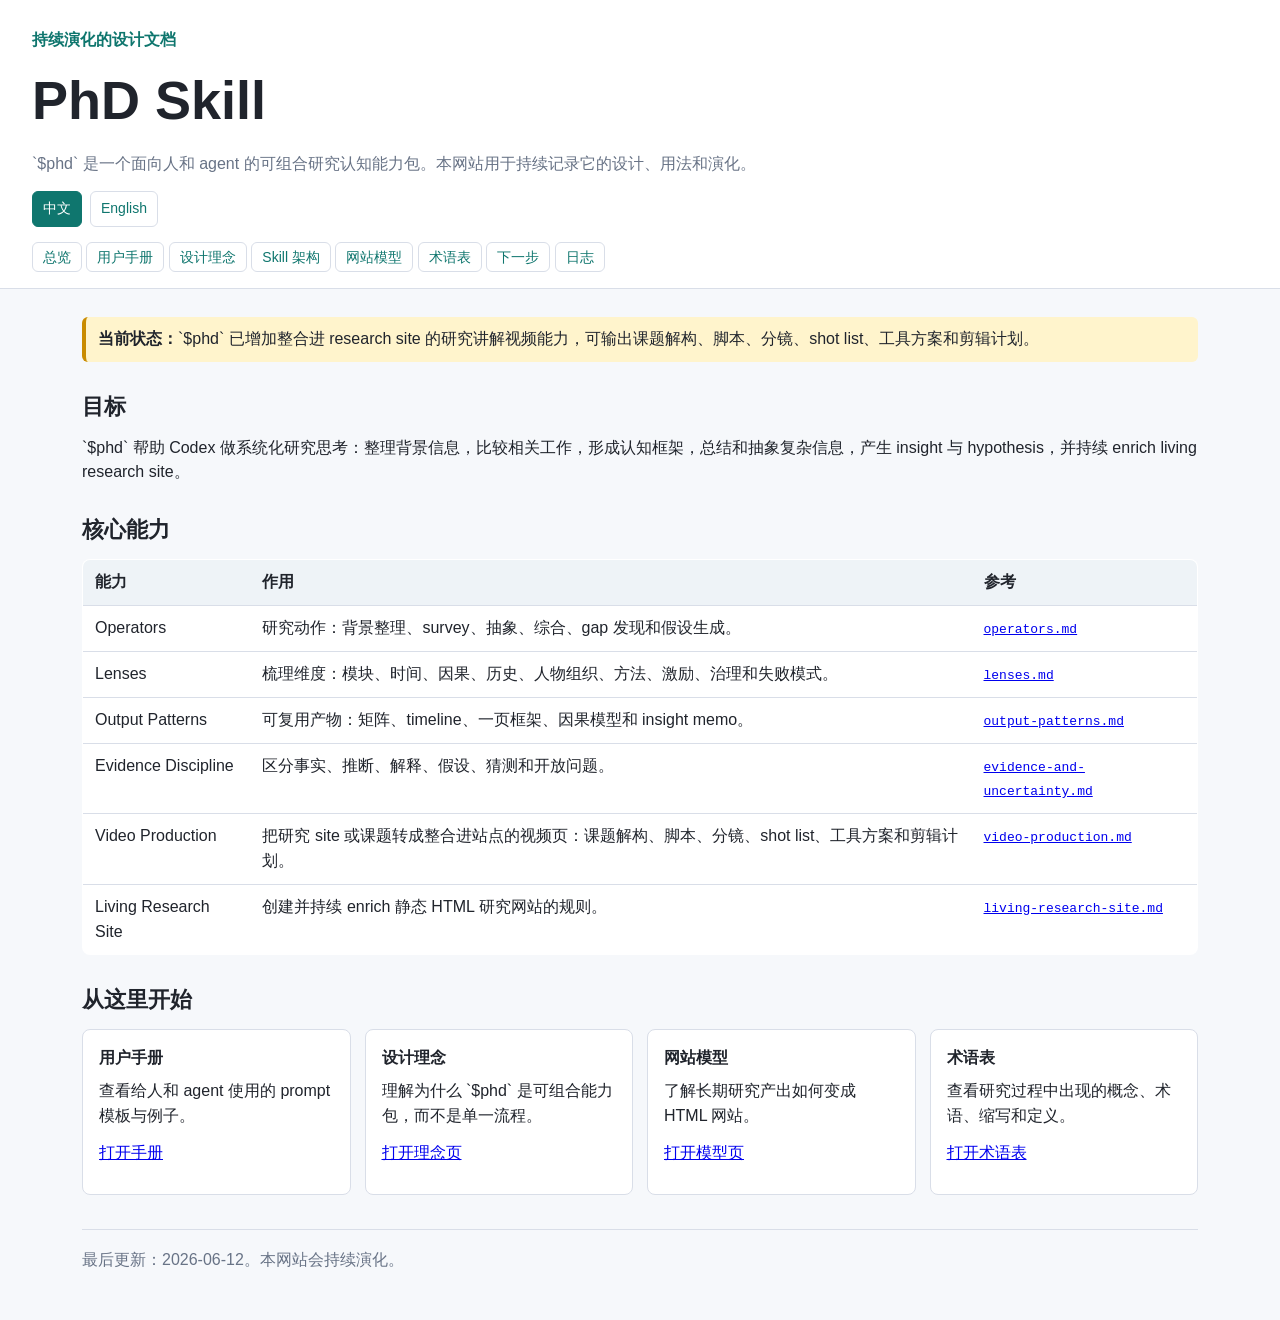
<file: phd/site/index.html>
<!doctype html>
<html lang="zh-CN" data-lang="zh">
<head>
  <meta charset="utf-8">
  <meta name="viewport" content="width=device-width, initial-scale=1">
  <title>PhD Skill Research Site</title>
  <link rel="stylesheet" href="styles.css">
  <script src="language.js" defer></script>
</head>
<body>
  <header>
    <p class="topline i18n zh">持续演化的设计文档</p>
    <p class="topline i18n en">Living design document</p>
    <h1>PhD Skill</h1>
    <p class="lead i18n zh">`$phd` 是一个面向人和 agent 的可组合研究认知能力包。本网站用于持续记录它的设计、用法和演化。</p>
    <p class="lead i18n en">`$phd` is a composable research cognition toolkit for humans and agents. This site records its design, usage, and evolution.</p>
    <div class="language-switch" aria-label="Language">
      <button type="button" data-set-lang="zh">中文</button>
      <button type="button" data-set-lang="en">English</button>
    </div>
    <nav class="i18n zh">
      <a href="index.html">总览</a>
      <a href="user-manual.html">用户手册</a>
      <a href="design-philosophy.html">设计理念</a>
      <a href="architecture.html">Skill 架构</a>
      <a href="site-model.html">网站模型</a>
      <a href="glossary.html">术语表</a>
      <a href="next-steps.html">下一步</a>
      <a href="log.html">日志</a>
    </nav>
    <nav class="i18n en">
      <a href="index.html">Overview</a>
      <a href="user-manual.html">User Manual</a>
      <a href="design-philosophy.html">Design Philosophy</a>
      <a href="architecture.html">Skill Architecture</a>
      <a href="site-model.html">Living Site Model</a>
      <a href="glossary.html">Glossary</a>
      <a href="next-steps.html">Next Steps</a>
      <a href="log.html">Log</a>
    </nav>
  </header>
  <main>
    <div class="i18n zh">
      <section class="marker"><strong>当前状态：</strong>`$phd` 已增加整合进 research site 的研究讲解视频能力，可输出课题解构、脚本、分镜、shot list、工具方案和剪辑计划。</section>
      <section>
        <h2>目标</h2>
        <p>`$phd` 帮助 Codex 做系统化研究思考：整理背景信息，比较相关工作，形成认知框架，总结和抽象复杂信息，产生 insight 与 hypothesis，并持续 enrich living research site。</p>
      </section>
      <section>
        <h2>核心能力</h2>
        <table>
          <thead><tr><th>能力</th><th>作用</th><th>参考</th></tr></thead>
          <tbody>
            <tr><td>Operators</td><td>研究动作：背景整理、survey、抽象、综合、gap 发现和假设生成。</td><td><a href="../references/operators.md"><code>operators.md</code></a></td></tr>
            <tr><td>Lenses</td><td>梳理维度：模块、时间、因果、历史、人物组织、方法、激励、治理和失败模式。</td><td><a href="../references/lenses.md"><code>lenses.md</code></a></td></tr>
            <tr><td>Output Patterns</td><td>可复用产物：矩阵、timeline、一页框架、因果模型和 insight memo。</td><td><a href="../references/output-patterns.md"><code>output-patterns.md</code></a></td></tr>
            <tr><td>Evidence Discipline</td><td>区分事实、推断、解释、假设、猜测和开放问题。</td><td><a href="../references/evidence-and-uncertainty.md"><code>evidence-and-uncertainty.md</code></a></td></tr>
            <tr><td>Video Production</td><td>把研究 site 或课题转成整合进站点的视频页：课题解构、脚本、分镜、shot list、工具方案和剪辑计划。</td><td><a href="../references/video-production.md"><code>video-production.md</code></a></td></tr>
            <tr><td>Living Research Site</td><td>创建并持续 enrich 静态 HTML 研究网站的规则。</td><td><a href="../references/living-research-site.md"><code>living-research-site.md</code></a></td></tr>
          </tbody>
        </table>
      </section>
      <section>
        <h2>从这里开始</h2>
        <div class="grid">
          <article class="card"><h3>用户手册</h3><p>查看给人和 agent 使用的 prompt 模板与例子。</p><p><a href="user-manual.html">打开手册</a></p></article>
          <article class="card"><h3>设计理念</h3><p>理解为什么 `$phd` 是可组合能力包，而不是单一流程。</p><p><a href="design-philosophy.html">打开理念页</a></p></article>
          <article class="card"><h3>网站模型</h3><p>了解长期研究产出如何变成 HTML 网站。</p><p><a href="site-model.html">打开模型页</a></p></article>
          <article class="card"><h3>术语表</h3><p>查看研究过程中出现的概念、术语、缩写和定义。</p><p><a href="glossary.html">打开术语表</a></p></article>
        </div>
      </section>
    </div>

    <div class="i18n en">
      <section class="marker"><strong>Current state:</strong> `$phd` now includes site-integrated research walkthrough video work: topic deconstruction, scripts, storyboards, shot lists, tool plans, and edit plans.</section>
      <section>
        <h2>Purpose</h2>
        <p>`$phd` helps Codex perform systematic research thinking: collect background, compare related work, form frameworks, summarize and abstract complex information, generate insights and hypotheses, and enrich living research sites.</p>
      </section>
      <section>
        <h2>Core Capabilities</h2>
        <table>
          <thead><tr><th>Capability</th><th>What it does</th><th>Reference</th></tr></thead>
          <tbody>
            <tr><td>Operators</td><td>Research actions: background mapping, survey, abstraction, synthesis, gap finding, and hypothesis generation.</td><td><a href="../references/operators.md"><code>operators.md</code></a></td></tr>
            <tr><td>Lenses</td><td>Dimensions for structuring topics: module, time, causality, history, actors, methods, incentives, governance, and failure modes.</td><td><a href="../references/lenses.md"><code>lenses.md</code></a></td></tr>
            <tr><td>Output Patterns</td><td>Reusable artifacts such as matrices, timelines, one-page frameworks, causal models, and insight memos.</td><td><a href="../references/output-patterns.md"><code>output-patterns.md</code></a></td></tr>
            <tr><td>Evidence Discipline</td><td>Rules for separating facts, inferences, interpretations, hypotheses, speculation, and open questions.</td><td><a href="../references/evidence-and-uncertainty.md"><code>evidence-and-uncertainty.md</code></a></td></tr>
            <tr><td>Video Production</td><td>Turns a research site or topic into a site-integrated video page with topic deconstruction, scripts, storyboards, shot lists, tool plans, and edit plans.</td><td><a href="../references/video-production.md"><code>video-production.md</code></a></td></tr>
            <tr><td>Living Research Site</td><td>Rules for creating and enriching static HTML research websites over time.</td><td><a href="../references/living-research-site.md"><code>living-research-site.md</code></a></td></tr>
          </tbody>
        </table>
      </section>
      <section>
        <h2>Start Here</h2>
        <div class="grid">
          <article class="card"><h3>User Manual</h3><p>Read practical prompts and examples for humans and agents.</p><p><a href="user-manual.html">Open manual</a></p></article>
          <article class="card"><h3>Design Philosophy</h3><p>Understand why `$phd` is composable rather than a single workflow.</p><p><a href="design-philosophy.html">Open philosophy</a></p></article>
          <article class="card"><h3>Living Site Model</h3><p>Learn how durable research output becomes an HTML site.</p><p><a href="site-model.html">Open model</a></p></article>
          <article class="card"><h3>Glossary</h3><p>Review concepts, terms, acronyms, and definitions that appear during research.</p><p><a href="glossary.html">Open glossary</a></p></article>
        </div>
      </section>
    </div>

    <footer>
      <span class="i18n zh">最后更新：2026-06-12。本网站会持续演化。</span>
      <span class="i18n en">Last updated: 2026-06-12. This site is intended to keep changing.</span>
    </footer>
  </main>
</body>
</html>
</file>
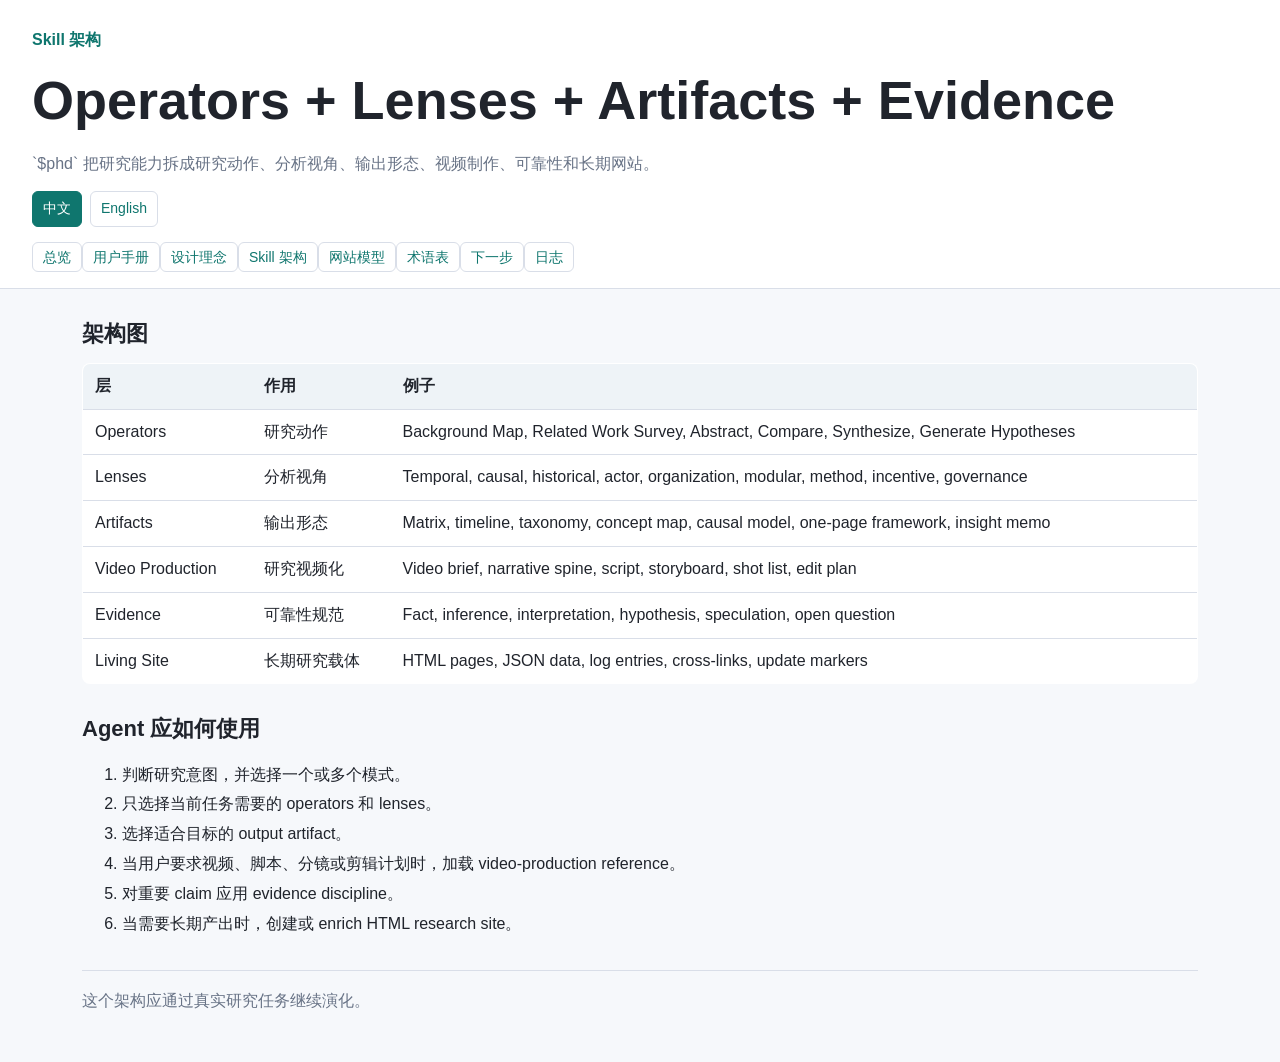
<file: phd/site/architecture.html>
<!doctype html>
<html lang="zh-CN" data-lang="zh">
<head>
  <meta charset="utf-8">
  <meta name="viewport" content="width=device-width, initial-scale=1">
  <title>PhD Skill Architecture</title>
  <link rel="stylesheet" href="styles.css">
  <script src="language.js" defer></script>
</head>
<body>
  <header>
    <p class="topline i18n zh">Skill 架构</p><p class="topline i18n en">Skill architecture</p>
    <h1>Operators + Lenses + Artifacts + Evidence</h1>
    <p class="lead i18n zh">`$phd` 把研究能力拆成研究动作、分析视角、输出形态、视频制作、可靠性和长期网站。</p>
    <p class="lead i18n en">`$phd` separates research work into actions, lenses, artifacts, video production, reliability, and durable sites.</p>
    <div class="language-switch" aria-label="Language"><button type="button" data-set-lang="zh">中文</button><button type="button" data-set-lang="en">English</button></div>
    <nav class="i18n zh"><a href="index.html">总览</a><a href="user-manual.html">用户手册</a><a href="design-philosophy.html">设计理念</a><a href="architecture.html">Skill 架构</a><a href="site-model.html">网站模型</a><a href="glossary.html">术语表</a><a href="next-steps.html">下一步</a><a href="log.html">日志</a></nav>
    <nav class="i18n en"><a href="index.html">Overview</a><a href="user-manual.html">User Manual</a><a href="design-philosophy.html">Design Philosophy</a><a href="architecture.html">Skill Architecture</a><a href="site-model.html">Living Site Model</a><a href="glossary.html">Glossary</a><a href="next-steps.html">Next Steps</a><a href="log.html">Log</a></nav>
  </header>
  <main>
    <div class="i18n zh">
      <section><h2>架构图</h2><table><thead><tr><th>层</th><th>作用</th><th>例子</th></tr></thead><tbody>
        <tr><td>Operators</td><td>研究动作</td><td>Background Map, Related Work Survey, Abstract, Compare, Synthesize, Generate Hypotheses</td></tr>
        <tr><td>Lenses</td><td>分析视角</td><td>Temporal, causal, historical, actor, organization, modular, method, incentive, governance</td></tr>
        <tr><td>Artifacts</td><td>输出形态</td><td>Matrix, timeline, taxonomy, concept map, causal model, one-page framework, insight memo</td></tr>
        <tr><td>Video Production</td><td>研究视频化</td><td>Video brief, narrative spine, script, storyboard, shot list, edit plan</td></tr>
        <tr><td>Evidence</td><td>可靠性规范</td><td>Fact, inference, interpretation, hypothesis, speculation, open question</td></tr>
        <tr><td>Living Site</td><td>长期研究载体</td><td>HTML pages, JSON data, log entries, cross-links, update markers</td></tr>
      </tbody></table></section>
      <section><h2>Agent 应如何使用</h2><ol><li>判断研究意图，并选择一个或多个模式。</li><li>只选择当前任务需要的 operators 和 lenses。</li><li>选择适合目标的 output artifact。</li><li>当用户要求视频、脚本、分镜或剪辑计划时，加载 video-production reference。</li><li>对重要 claim 应用 evidence discipline。</li><li>当需要长期产出时，创建或 enrich HTML research site。</li></ol></section>
    </div>
    <div class="i18n en">
      <section><h2>Architecture Map</h2><table><thead><tr><th>Layer</th><th>Role</th><th>Examples</th></tr></thead><tbody>
        <tr><td>Operators</td><td>Research actions</td><td>Background Map, Related Work Survey, Abstract, Compare, Synthesize, Generate Hypotheses</td></tr>
        <tr><td>Lenses</td><td>Analytical views</td><td>Temporal, causal, historical, actor, organization, modular, method, incentive, governance</td></tr>
        <tr><td>Artifacts</td><td>Output shapes</td><td>Matrix, timeline, taxonomy, concept map, causal model, one-page framework, insight memo</td></tr>
        <tr><td>Video Production</td><td>Research-to-video packaging</td><td>Video brief, narrative spine, script, storyboard, shot list, edit plan</td></tr>
        <tr><td>Evidence</td><td>Reliability discipline</td><td>Fact, inference, interpretation, hypothesis, speculation, open question</td></tr>
        <tr><td>Living Site</td><td>Durable research surface</td><td>HTML pages, JSON data, log entries, cross-links, update markers</td></tr>
      </tbody></table></section>
      <section><h2>How An Agent Should Use It</h2><ol><li>Infer the research intent and choose one or more modes.</li><li>Select only the operators and lenses needed for the task.</li><li>Choose an output artifact that fits the intent.</li><li>Load the video-production reference when the user asks for a video, script, storyboard, or edit plan.</li><li>Apply evidence discipline to important claims.</li><li>Create or enrich an HTML research site when durable output matters.</li></ol></section>
    </div>
    <footer><span class="i18n zh">这个架构应通过真实研究任务继续演化。</span><span class="i18n en">This architecture should evolve through real research tasks.</span></footer>
  </main>
</body>
</html>
</file>
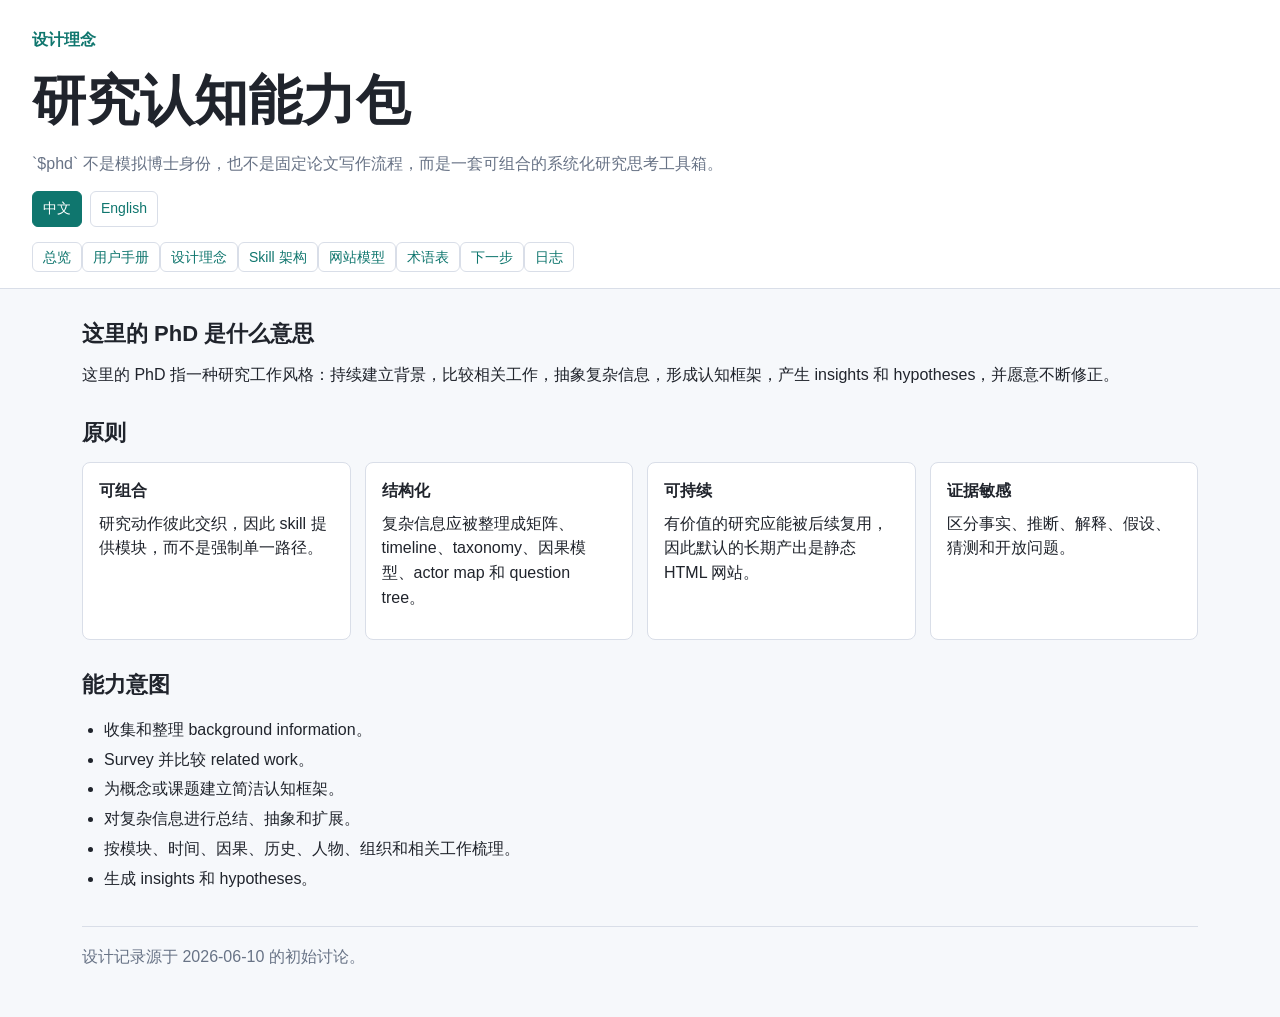
<file: phd/site/design-philosophy.html>
<!doctype html>
<html lang="zh-CN" data-lang="zh">
<head>
  <meta charset="utf-8">
  <meta name="viewport" content="width=device-width, initial-scale=1">
  <title>PhD Skill Design Philosophy</title>
  <link rel="stylesheet" href="styles.css">
  <script src="language.js" defer></script>
</head>
<body>
  <header>
    <p class="topline i18n zh">设计理念</p>
    <p class="topline i18n en">Design philosophy</p>
    <h1 class="i18n zh">研究认知能力包</h1>
    <h1 class="i18n en">A Research Cognition Toolkit</h1>
    <p class="lead i18n zh">`$phd` 不是模拟博士身份，也不是固定论文写作流程，而是一套可组合的系统化研究思考工具箱。</p>
    <p class="lead i18n en">`$phd` is not a title simulator or a fixed paper-writing workflow. It is a composable toolkit for systematic research thinking.</p>
    <div class="language-switch" aria-label="Language"><button type="button" data-set-lang="zh">中文</button><button type="button" data-set-lang="en">English</button></div>
    <nav class="i18n zh"><a href="index.html">总览</a><a href="user-manual.html">用户手册</a><a href="design-philosophy.html">设计理念</a><a href="architecture.html">Skill 架构</a><a href="site-model.html">网站模型</a><a href="glossary.html">术语表</a><a href="next-steps.html">下一步</a><a href="log.html">日志</a></nav>
    <nav class="i18n en"><a href="index.html">Overview</a><a href="user-manual.html">User Manual</a><a href="design-philosophy.html">Design Philosophy</a><a href="architecture.html">Skill Architecture</a><a href="site-model.html">Living Site Model</a><a href="glossary.html">Glossary</a><a href="next-steps.html">Next Steps</a><a href="log.html">Log</a></nav>
  </header>
  <main>
    <div class="i18n zh">
      <section><h2>这里的 PhD 是什么意思</h2><p>这里的 PhD 指一种研究工作风格：持续建立背景，比较相关工作，抽象复杂信息，形成认知框架，产生 insights 和 hypotheses，并愿意不断修正。</p></section>
      <section><h2>原则</h2><div class="grid">
        <article class="card"><h3>可组合</h3><p>研究动作彼此交织，因此 skill 提供模块，而不是强制单一路径。</p></article>
        <article class="card"><h3>结构化</h3><p>复杂信息应被整理成矩阵、timeline、taxonomy、因果模型、actor map 和 question tree。</p></article>
        <article class="card"><h3>可持续</h3><p>有价值的研究应能被后续复用，因此默认的长期产出是静态 HTML 网站。</p></article>
        <article class="card"><h3>证据敏感</h3><p>区分事实、推断、解释、假设、猜测和开放问题。</p></article>
      </div></section>
      <section><h2>能力意图</h2><ul><li>收集和整理 background information。</li><li>Survey 并比较 related work。</li><li>为概念或课题建立简洁认知框架。</li><li>对复杂信息进行总结、抽象和扩展。</li><li>按模块、时间、因果、历史、人物、组织和相关工作梳理。</li><li>生成 insights 和 hypotheses。</li></ul></section>
    </div>
    <div class="i18n en">
      <section><h2>What PhD Means Here</h2><p>Here, PhD means a research style: continuously build background, compare related work, abstract complex information, form cognitive frameworks, produce insights and hypotheses, and remain willing to revise.</p></section>
      <section><h2>Principles</h2><div class="grid">
        <article class="card"><h3>Composable</h3><p>Research actions are intertwined, so the skill provides modules rather than one mandatory path.</p></article>
        <article class="card"><h3>Structured</h3><p>Dense information should become matrices, timelines, taxonomies, causal models, actor maps, and question trees.</p></article>
        <article class="card"><h3>Durable</h3><p>Useful research should be reusable in later sessions, so the default durable output is a static HTML site.</p></article>
        <article class="card"><h3>Evidence-Aware</h3><p>Separate facts, inferences, interpretations, hypotheses, speculation, and open questions.</p></article>
      </div></section>
      <section><h2>Capability Intent</h2><ul><li>Collect and organize background information.</li><li>Survey and compare related work.</li><li>Build concise cognitive frameworks for concepts or topics.</li><li>Summarize, abstract, and expand complex information.</li><li>Structure topics by module, time, causality, history, people, organizations, and work.</li><li>Generate insights and hypotheses.</li></ul></section>
    </div>
    <footer><span class="i18n zh">设计记录源于 2026-06-10 的初始讨论。</span><span class="i18n en">Design record generated from the initial discussion on 2026-06-10.</span></footer>
  </main>
</body>
</html>
</file>
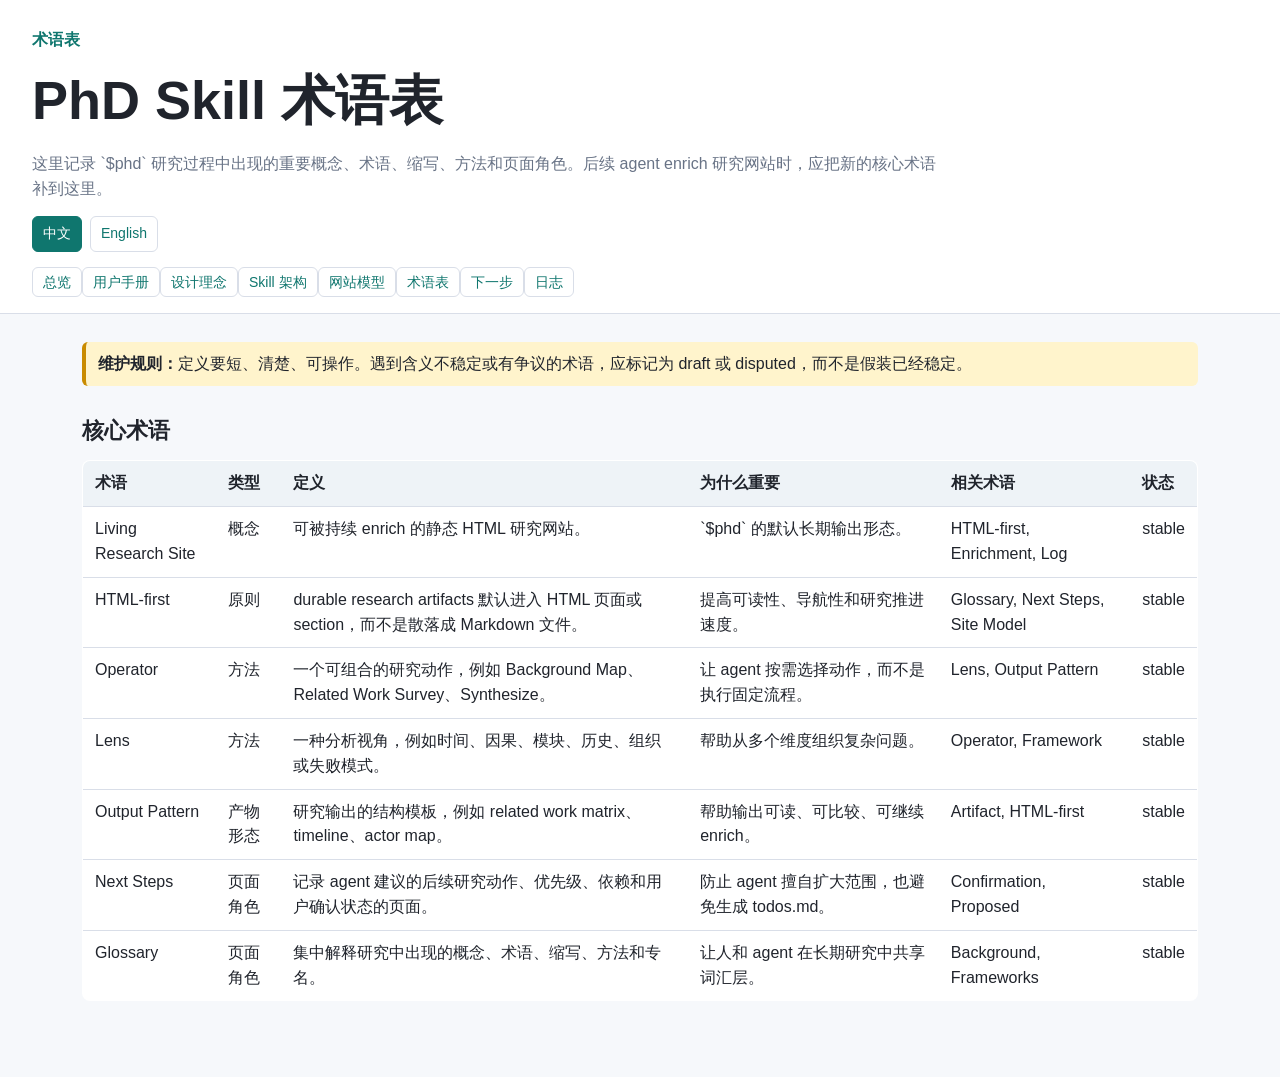
<file: phd/site/glossary.html>
<!doctype html>
<html lang="zh-CN" data-lang="zh">
<head>
  <meta charset="utf-8">
  <meta name="viewport" content="width=device-width, initial-scale=1">
  <title>PhD Skill Glossary</title>
  <link rel="stylesheet" href="styles.css">
  <script src="language.js" defer></script>
</head>
<body>
  <header>
    <p class="topline i18n zh">术语表</p><p class="topline i18n en">Glossary</p>
    <h1 class="i18n zh">PhD Skill 术语表</h1><h1 class="i18n en">PhD Skill Glossary</h1>
    <p class="lead i18n zh">这里记录 `$phd` 研究过程中出现的重要概念、术语、缩写、方法和页面角色。后续 agent enrich 研究网站时，应把新的核心术语补到这里。</p>
    <p class="lead i18n en">This page records important concepts, terms, acronyms, methods, and page roles that appear during `$phd` research. Future enrichment passes should add new core terms here.</p>
    <div class="language-switch" aria-label="Language"><button type="button" data-set-lang="zh">中文</button><button type="button" data-set-lang="en">English</button></div>
    <nav class="i18n zh"><a href="index.html">总览</a><a href="user-manual.html">用户手册</a><a href="design-philosophy.html">设计理念</a><a href="architecture.html">Skill 架构</a><a href="site-model.html">网站模型</a><a href="glossary.html">术语表</a><a href="next-steps.html">下一步</a><a href="log.html">日志</a></nav>
    <nav class="i18n en"><a href="index.html">Overview</a><a href="user-manual.html">User Manual</a><a href="design-philosophy.html">Design Philosophy</a><a href="architecture.html">Skill Architecture</a><a href="site-model.html">Living Site Model</a><a href="glossary.html">Glossary</a><a href="next-steps.html">Next Steps</a><a href="log.html">Log</a></nav>
  </header>
  <main>
    <div class="i18n zh">
      <section class="marker">
        <strong>维护规则：</strong>定义要短、清楚、可操作。遇到含义不稳定或有争议的术语，应标记为 draft 或 disputed，而不是假装已经稳定。
      </section>
      <section>
        <h2>核心术语</h2>
        <table>
          <thead><tr><th>术语</th><th>类型</th><th>定义</th><th>为什么重要</th><th>相关术语</th><th>状态</th></tr></thead>
          <tbody>
            <tr><td>Living Research Site</td><td>概念</td><td>可被持续 enrich 的静态 HTML 研究网站。</td><td>`$phd` 的默认长期输出形态。</td><td>HTML-first, Enrichment, Log</td><td>stable</td></tr>
            <tr><td>HTML-first</td><td>原则</td><td>durable research artifacts 默认进入 HTML 页面或 section，而不是散落成 Markdown 文件。</td><td>提高可读性、导航性和研究推进速度。</td><td>Glossary, Next Steps, Site Model</td><td>stable</td></tr>
            <tr><td>Operator</td><td>方法</td><td>一个可组合的研究动作，例如 Background Map、Related Work Survey、Synthesize。</td><td>让 agent 按需选择动作，而不是执行固定流程。</td><td>Lens, Output Pattern</td><td>stable</td></tr>
            <tr><td>Lens</td><td>方法</td><td>一种分析视角，例如时间、因果、模块、历史、组织或失败模式。</td><td>帮助从多个维度组织复杂问题。</td><td>Operator, Framework</td><td>stable</td></tr>
            <tr><td>Output Pattern</td><td>产物形态</td><td>研究输出的结构模板，例如 related work matrix、timeline、actor map。</td><td>帮助输出可读、可比较、可继续 enrich。</td><td>Artifact, HTML-first</td><td>stable</td></tr>
            <tr><td>Next Steps</td><td>页面角色</td><td>记录 agent 建议的后续研究动作、优先级、依赖和用户确认状态的页面。</td><td>防止 agent 擅自扩大范围，也避免生成 todos.md。</td><td>Confirmation, Proposed</td><td>stable</td></tr>
            <tr><td>Glossary</td><td>页面角色</td><td>集中解释研究中出现的概念、术语、缩写、方法和专名。</td><td>让人和 agent 在长期研究中共享词汇层。</td><td>Background, Frameworks</td><td>stable</td></tr>
          </tbody>
        </table>
      </section>
    </div>

    <div class="i18n en">
      <section class="marker">
        <strong>Maintenance rule:</strong> Definitions should be short, clear, and operational. If a term is unstable or disputed, mark it as draft or disputed instead of pretending it is settled.
      </section>
      <section>
        <h2>Core Terms</h2>
        <table>
          <thead><tr><th>Term</th><th>Type</th><th>Definition</th><th>Why it matters</th><th>Related terms</th><th>Status</th></tr></thead>
          <tbody>
            <tr><td>Living Research Site</td><td>Concept</td><td>A static HTML research site that can be continuously enriched.</td><td>The default durable output form for `$phd`.</td><td>HTML-first, Enrichment, Log</td><td>stable</td></tr>
            <tr><td>HTML-first</td><td>Principle</td><td>Durable research artifacts go into HTML pages or sections by default, not scattered Markdown files.</td><td>Improves readability, navigation, and research momentum.</td><td>Glossary, Next Steps, Site Model</td><td>stable</td></tr>
            <tr><td>Operator</td><td>Method</td><td>A composable research action such as Background Map, Related Work Survey, or Synthesize.</td><td>Lets agents choose needed actions instead of following a fixed workflow.</td><td>Lens, Output Pattern</td><td>stable</td></tr>
            <tr><td>Lens</td><td>Method</td><td>An analytical view such as temporal, causal, modular, historical, organizational, or failure-mode analysis.</td><td>Helps structure complex topics across multiple dimensions.</td><td>Operator, Framework</td><td>stable</td></tr>
            <tr><td>Output Pattern</td><td>Artifact shape</td><td>A reusable structure for research output, such as related work matrix, timeline, or actor map.</td><td>Keeps output readable, comparable, and easy to enrich later.</td><td>Artifact, HTML-first</td><td>stable</td></tr>
            <tr><td>Next Steps</td><td>Page role</td><td>A page for proposed follow-up research actions, priorities, dependencies, and user confirmation status.</td><td>Prevents scope creep and avoids creating todos.md.</td><td>Confirmation, Proposed</td><td>stable</td></tr>
            <tr><td>Glossary</td><td>Page role</td><td>A centralized page for concepts, terms, acronyms, methods, and named entities that appear in research.</td><td>Creates a shared vocabulary layer for humans and agents.</td><td>Background, Frameworks</td><td>stable</td></tr>
          </tbody>
        </table>
      </section>
    </div>
  </main>
</body>
</html>
</file>
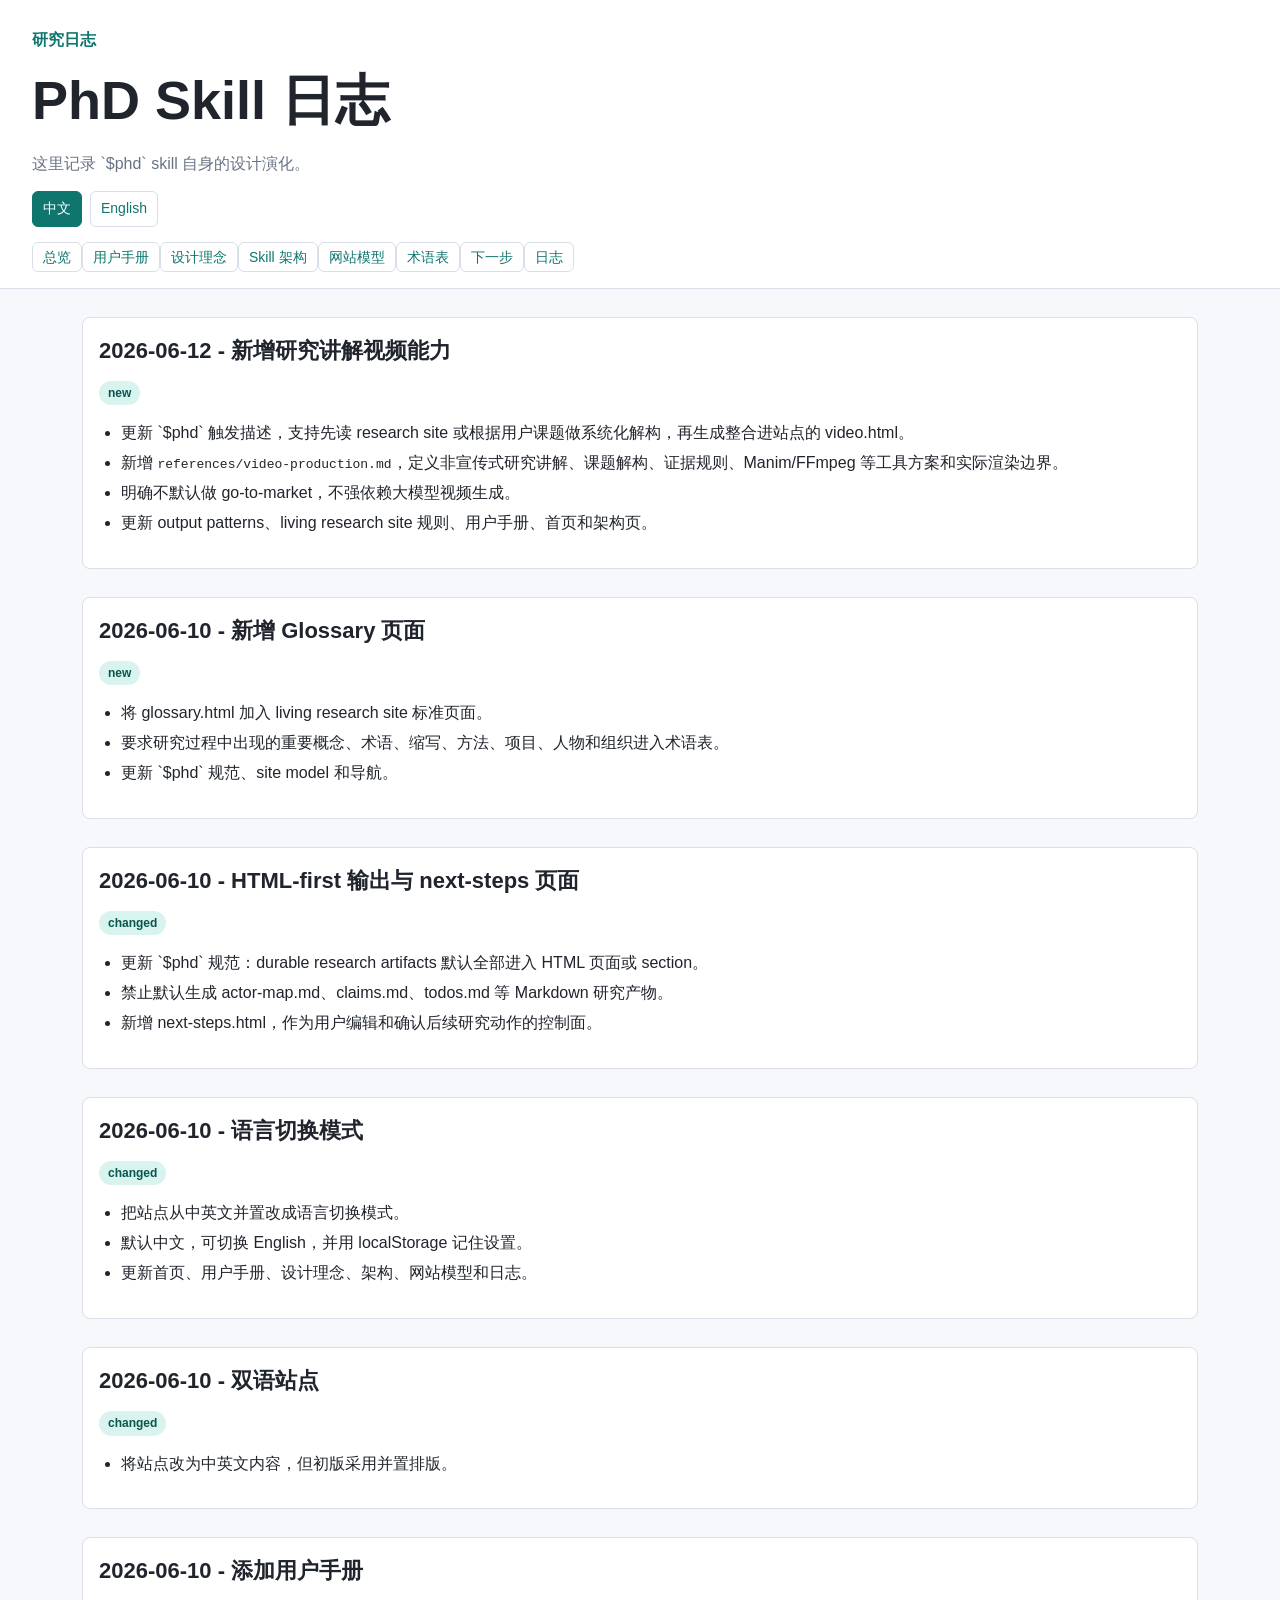
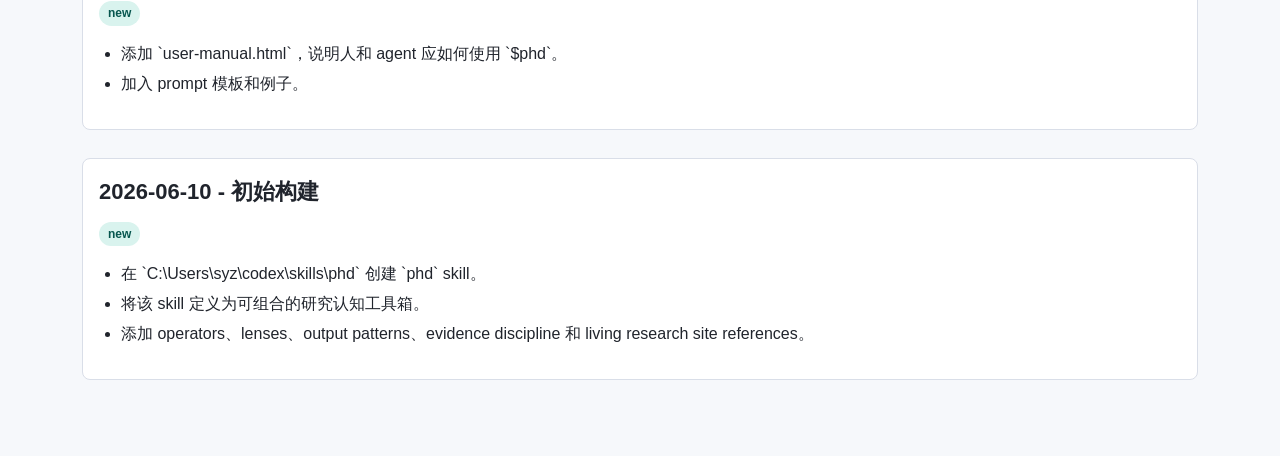
<file: phd/site/log.html>
<!doctype html>
<html lang="zh-CN" data-lang="zh">
<head>
  <meta charset="utf-8">
  <meta name="viewport" content="width=device-width, initial-scale=1">
  <title>PhD Skill Design Log</title>
  <link rel="stylesheet" href="styles.css">
  <script src="language.js" defer></script>
</head>
<body>
  <header>
    <p class="topline i18n zh">研究日志</p><p class="topline i18n en">Research log</p>
    <h1 class="i18n zh">PhD Skill 日志</h1><h1 class="i18n en">PhD Skill Log</h1>
    <p class="lead i18n zh">这里记录 `$phd` skill 自身的设计演化。</p><p class="lead i18n en">A record of how `$phd` evolves.</p>
    <div class="language-switch" aria-label="Language"><button type="button" data-set-lang="zh">中文</button><button type="button" data-set-lang="en">English</button></div>
    <nav class="i18n zh"><a href="index.html">总览</a><a href="user-manual.html">用户手册</a><a href="design-philosophy.html">设计理念</a><a href="architecture.html">Skill 架构</a><a href="site-model.html">网站模型</a><a href="glossary.html">术语表</a><a href="next-steps.html">下一步</a><a href="log.html">日志</a></nav>
    <nav class="i18n en"><a href="index.html">Overview</a><a href="user-manual.html">User Manual</a><a href="design-philosophy.html">Design Philosophy</a><a href="architecture.html">Skill Architecture</a><a href="site-model.html">Living Site Model</a><a href="glossary.html">Glossary</a><a href="next-steps.html">Next Steps</a><a href="log.html">Log</a></nav>
  </header>
  <main>
    <div class="i18n zh">
      <section class="card"><h2>2026-06-12 - 新增研究讲解视频能力</h2><p><span class="pill">new</span></p><ul><li>更新 `$phd` 触发描述，支持先读 research site 或根据用户课题做系统化解构，再生成整合进站点的 video.html。</li><li>新增 <code>references/video-production.md</code>，定义非宣传式研究讲解、课题解构、证据规则、Manim/FFmpeg 等工具方案和实际渲染边界。</li><li>明确不默认做 go-to-market，不强依赖大模型视频生成。</li><li>更新 output patterns、living research site 规则、用户手册、首页和架构页。</li></ul></section>
      <section class="card"><h2>2026-06-10 - 新增 Glossary 页面</h2><p><span class="pill">new</span></p><ul><li>将 glossary.html 加入 living research site 标准页面。</li><li>要求研究过程中出现的重要概念、术语、缩写、方法、项目、人物和组织进入术语表。</li><li>更新 `$phd` 规范、site model 和导航。</li></ul></section>
      <section class="card"><h2>2026-06-10 - HTML-first 输出与 next-steps 页面</h2><p><span class="pill">changed</span></p><ul><li>更新 `$phd` 规范：durable research artifacts 默认全部进入 HTML 页面或 section。</li><li>禁止默认生成 actor-map.md、claims.md、todos.md 等 Markdown 研究产物。</li><li>新增 next-steps.html，作为用户编辑和确认后续研究动作的控制面。</li></ul></section>
      <section class="card"><h2>2026-06-10 - 语言切换模式</h2><p><span class="pill">changed</span></p><ul><li>把站点从中英文并置改成语言切换模式。</li><li>默认中文，可切换 English，并用 localStorage 记住设置。</li><li>更新首页、用户手册、设计理念、架构、网站模型和日志。</li></ul></section>
      <section class="card"><h2>2026-06-10 - 双语站点</h2><p><span class="pill">changed</span></p><ul><li>将站点改为中英文内容，但初版采用并置排版。</li></ul></section>
      <section class="card"><h2>2026-06-10 - 添加用户手册</h2><p><span class="pill">new</span></p><ul><li>添加 `user-manual.html`，说明人和 agent 应如何使用 `$phd`。</li><li>加入 prompt 模板和例子。</li></ul></section>
      <section class="card"><h2>2026-06-10 - 初始构建</h2><p><span class="pill">new</span></p><ul><li>在 `C:\Users\syz\codex\skills\phd` 创建 `phd` skill。</li><li>将该 skill 定义为可组合的研究认知工具箱。</li><li>添加 operators、lenses、output patterns、evidence discipline 和 living research site references。</li></ul></section>
    </div>
    <div class="i18n en">
      <section class="card"><h2>2026-06-12 - Research Walkthrough Video Added</h2><p><span class="pill">new</span></p><ul><li>Updated the `$phd` trigger description to read a research site or systematically deconstruct a user topic, then generate site-integrated video.html content.</li><li>Added <code>references/video-production.md</code> for non-promotional research walkthroughs, topic deconstruction, evidence rules, Manim/FFmpeg-style tool planning, and actual rendering boundaries.</li><li>Clarified that go-to-market is not a default goal and large model video generation is not a hard dependency.</li><li>Updated output patterns, living research site rules, user manual, overview, and architecture pages.</li></ul></section>
      <section class="card"><h2>2026-06-10 - Glossary Page Added</h2><p><span class="pill">new</span></p><ul><li>Added glossary.html as a standard living research site page.</li><li>Required important concepts, terms, acronyms, methods, projects, people, and organizations to enter the glossary during research.</li><li>Updated `$phd` rules, site model, and navigation.</li></ul></section>
      <section class="card"><h2>2026-06-10 - HTML-first Output And Next Steps Page</h2><p><span class="pill">changed</span></p><ul><li>Updated `$phd` rules so durable research artifacts go into HTML pages or sections by default.</li><li>Stopped default creation of Markdown research artifacts such as actor-map.md, claims.md, and todos.md.</li><li>Added next-steps.html as the user-editable control surface for confirming future research actions.</li></ul></section>
      <section class="card"><h2>2026-06-10 - Language Switch Mode</h2><p><span class="pill">changed</span></p><ul><li>Changed the site from side-by-side bilingual layout to language switching.</li><li>Chinese is the default, English is available, and localStorage remembers the setting.</li><li>Updated overview, manual, philosophy, architecture, site model, and log.</li></ul></section>
      <section class="card"><h2>2026-06-10 - Bilingual Site</h2><p><span class="pill">changed</span></p><ul><li>Updated the site to include English and Chinese content, initially as side-by-side sections.</li></ul></section>
      <section class="card"><h2>2026-06-10 - User Manual Added</h2><p><span class="pill">new</span></p><ul><li>Added `user-manual.html` to explain how humans and agents should use `$phd`.</li><li>Included prompt templates and examples.</li></ul></section>
      <section class="card"><h2>2026-06-10 - Initial Build</h2><p><span class="pill">new</span></p><ul><li>Created the `phd` skill under `C:\Users\syz\codex\skills\phd`.</li><li>Defined the skill as a composable research cognition toolkit.</li><li>Added references for operators, lenses, output patterns, evidence discipline, and living research sites.</li></ul></section>
    </div>
  </main>
</body>
</html>
</file>
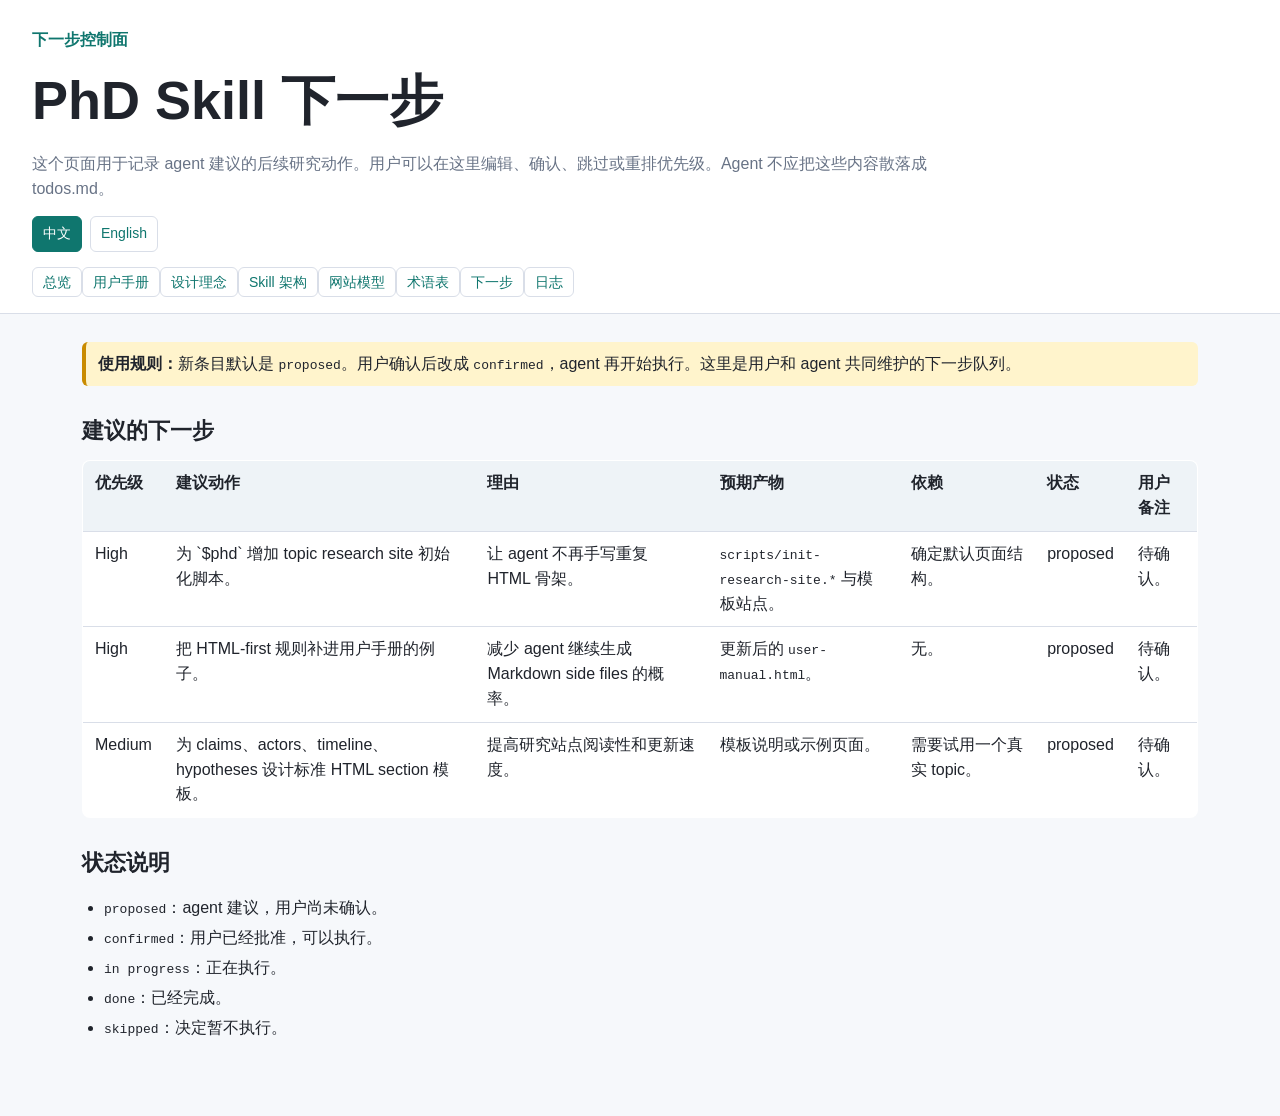
<file: phd/site/next-steps.html>
<!doctype html>
<html lang="zh-CN" data-lang="zh">
<head>
  <meta charset="utf-8">
  <meta name="viewport" content="width=device-width, initial-scale=1">
  <title>PhD Skill Next Steps</title>
  <link rel="stylesheet" href="styles.css">
  <script src="language.js" defer></script>
</head>
<body>
  <header>
    <p class="topline i18n zh">下一步控制面</p><p class="topline i18n en">Next steps control surface</p>
    <h1 class="i18n zh">PhD Skill 下一步</h1><h1 class="i18n en">PhD Skill Next Steps</h1>
    <p class="lead i18n zh">这个页面用于记录 agent 建议的后续研究动作。用户可以在这里编辑、确认、跳过或重排优先级。Agent 不应把这些内容散落成 todos.md。</p>
    <p class="lead i18n en">This page records proposed follow-up research actions. Users can edit, confirm, skip, or reprioritize them here. Agents should not scatter these items into todos.md.</p>
    <div class="language-switch" aria-label="Language"><button type="button" data-set-lang="zh">中文</button><button type="button" data-set-lang="en">English</button></div>
    <nav class="i18n zh"><a href="index.html">总览</a><a href="user-manual.html">用户手册</a><a href="design-philosophy.html">设计理念</a><a href="architecture.html">Skill 架构</a><a href="site-model.html">网站模型</a><a href="glossary.html">术语表</a><a href="next-steps.html">下一步</a><a href="log.html">日志</a></nav>
    <nav class="i18n en"><a href="index.html">Overview</a><a href="user-manual.html">User Manual</a><a href="design-philosophy.html">Design Philosophy</a><a href="architecture.html">Skill Architecture</a><a href="site-model.html">Living Site Model</a><a href="glossary.html">Glossary</a><a href="next-steps.html">Next Steps</a><a href="log.html">Log</a></nav>
  </header>
  <main>
    <div class="i18n zh">
      <section class="marker">
        <strong>使用规则：</strong>新条目默认是 <code>proposed</code>。用户确认后改成 <code>confirmed</code>，agent 再开始执行。这里是用户和 agent 共同维护的下一步队列。
      </section>
      <section>
        <h2>建议的下一步</h2>
        <table>
          <thead><tr><th>优先级</th><th>建议动作</th><th>理由</th><th>预期产物</th><th>依赖</th><th>状态</th><th>用户备注</th></tr></thead>
          <tbody>
            <tr><td>High</td><td>为 `$phd` 增加 topic research site 初始化脚本。</td><td>让 agent 不再手写重复 HTML 骨架。</td><td><code>scripts/init-research-site.*</code> 与模板站点。</td><td>确定默认页面结构。</td><td>proposed</td><td>待确认。</td></tr>
            <tr><td>High</td><td>把 HTML-first 规则补进用户手册的例子。</td><td>减少 agent 继续生成 Markdown side files 的概率。</td><td>更新后的 <code>user-manual.html</code>。</td><td>无。</td><td>proposed</td><td>待确认。</td></tr>
            <tr><td>Medium</td><td>为 claims、actors、timeline、hypotheses 设计标准 HTML section 模板。</td><td>提高研究站点阅读性和更新速度。</td><td>模板说明或示例页面。</td><td>需要试用一个真实 topic。</td><td>proposed</td><td>待确认。</td></tr>
          </tbody>
        </table>
      </section>
      <section>
        <h2>状态说明</h2>
        <ul>
          <li><code>proposed</code>：agent 建议，用户尚未确认。</li>
          <li><code>confirmed</code>：用户已经批准，可以执行。</li>
          <li><code>in progress</code>：正在执行。</li>
          <li><code>done</code>：已经完成。</li>
          <li><code>skipped</code>：决定暂不执行。</li>
        </ul>
      </section>
    </div>
    <div class="i18n en">
      <section class="marker">
        <strong>Rule:</strong> New items default to <code>proposed</code>. After user confirmation, change them to <code>confirmed</code>, then the agent can begin. This page is the shared next-action queue for user and agent.
      </section>
      <section>
        <h2>Proposed Next Steps</h2>
        <table>
          <thead><tr><th>Priority</th><th>Proposed step</th><th>Rationale</th><th>Expected artifact</th><th>Dependencies</th><th>Status</th><th>User notes</th></tr></thead>
          <tbody>
            <tr><td>High</td><td>Add a topic research site initializer for `$phd`.</td><td>Prevents agents from rewriting the same HTML skeleton.</td><td><code>scripts/init-research-site.*</code> and a template site.</td><td>Confirm default page structure.</td><td>proposed</td><td>Needs confirmation.</td></tr>
            <tr><td>High</td><td>Add HTML-first rules to user manual examples.</td><td>Reduces the chance that agents keep creating Markdown side files.</td><td>Updated <code>user-manual.html</code>.</td><td>None.</td><td>proposed</td><td>Needs confirmation.</td></tr>
            <tr><td>Medium</td><td>Design standard HTML section templates for claims, actors, timelines, and hypotheses.</td><td>Improves readability and update speed for research sites.</td><td>Template notes or example pages.</td><td>Test on a real topic.</td><td>proposed</td><td>Needs confirmation.</td></tr>
          </tbody>
        </table>
      </section>
      <section>
        <h2>Status Legend</h2>
        <ul>
          <li><code>proposed</code>: suggested by the agent, not yet confirmed by the user.</li>
          <li><code>confirmed</code>: approved by the user, ready to execute.</li>
          <li><code>in progress</code>: currently being worked on.</li>
          <li><code>done</code>: completed.</li>
          <li><code>skipped</code>: intentionally not doing it.</li>
        </ul>
      </section>
    </div>
  </main>
</body>
</html>
</file>
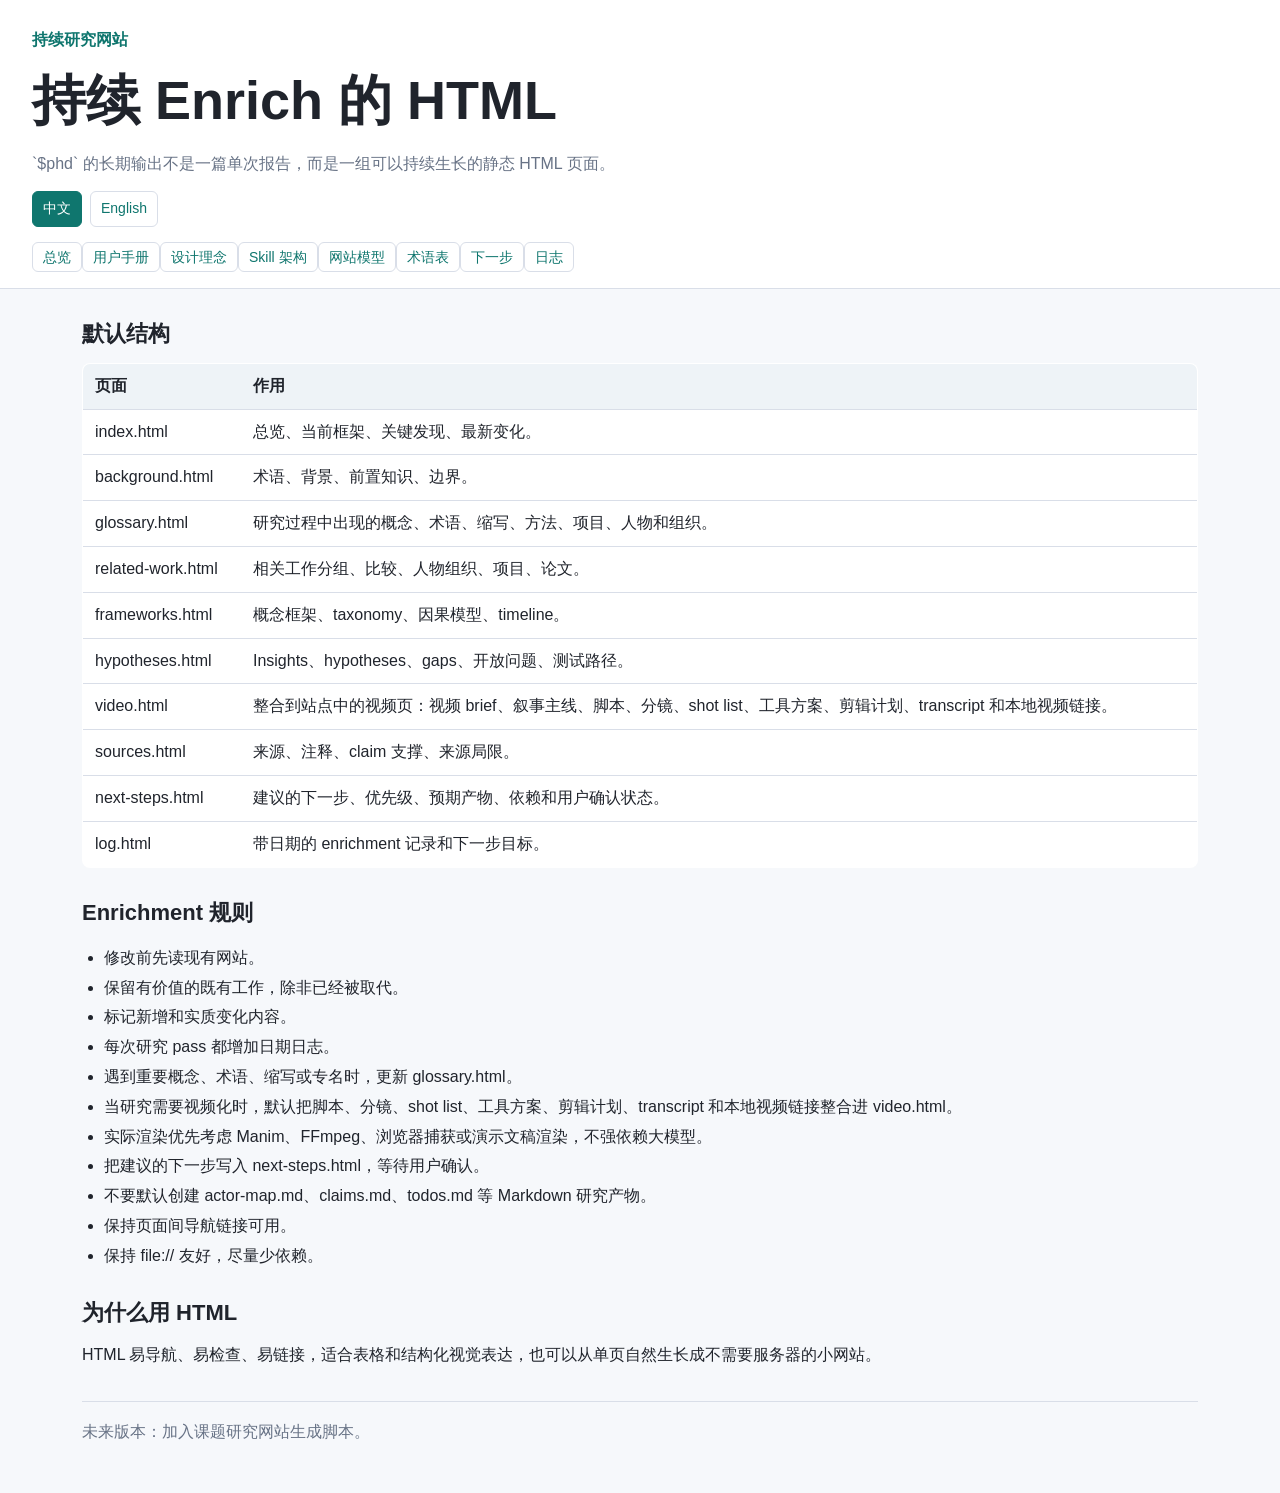
<file: phd/site/site-model.html>
<!doctype html>
<html lang="zh-CN" data-lang="zh">
<head>
  <meta charset="utf-8">
  <meta name="viewport" content="width=device-width, initial-scale=1">
  <title>Living Research Site Model</title>
  <link rel="stylesheet" href="styles.css">
  <script src="language.js" defer></script>
</head>
<body>
  <header>
    <p class="topline i18n zh">持续研究网站</p><p class="topline i18n en">Living research site</p>
    <h1 class="i18n zh">持续 Enrich 的 HTML</h1><h1 class="i18n en">Continuously Enriched HTML</h1>
    <p class="lead i18n zh">`$phd` 的长期输出不是一篇单次报告，而是一组可以持续生长的静态 HTML 页面。</p>
    <p class="lead i18n en">The durable output of `$phd` is not a single report. It is a set of static HTML pages that can keep growing.</p>
    <div class="language-switch" aria-label="Language"><button type="button" data-set-lang="zh">中文</button><button type="button" data-set-lang="en">English</button></div>
    <nav class="i18n zh"><a href="index.html">总览</a><a href="user-manual.html">用户手册</a><a href="design-philosophy.html">设计理念</a><a href="architecture.html">Skill 架构</a><a href="site-model.html">网站模型</a><a href="glossary.html">术语表</a><a href="next-steps.html">下一步</a><a href="log.html">日志</a></nav>
    <nav class="i18n en"><a href="index.html">Overview</a><a href="user-manual.html">User Manual</a><a href="design-philosophy.html">Design Philosophy</a><a href="architecture.html">Skill Architecture</a><a href="site-model.html">Living Site Model</a><a href="glossary.html">Glossary</a><a href="next-steps.html">Next Steps</a><a href="log.html">Log</a></nav>
  </header>
  <main>
    <div class="i18n zh">
      <section><h2>默认结构</h2><table><thead><tr><th>页面</th><th>作用</th></tr></thead><tbody>
        <tr><td>index.html</td><td>总览、当前框架、关键发现、最新变化。</td></tr>
        <tr><td>background.html</td><td>术语、背景、前置知识、边界。</td></tr>
        <tr><td>glossary.html</td><td>研究过程中出现的概念、术语、缩写、方法、项目、人物和组织。</td></tr>
        <tr><td>related-work.html</td><td>相关工作分组、比较、人物组织、项目、论文。</td></tr>
        <tr><td>frameworks.html</td><td>概念框架、taxonomy、因果模型、timeline。</td></tr>
        <tr><td>hypotheses.html</td><td>Insights、hypotheses、gaps、开放问题、测试路径。</td></tr>
        <tr><td>video.html</td><td>整合到站点中的视频页：视频 brief、叙事主线、脚本、分镜、shot list、工具方案、剪辑计划、transcript 和本地视频链接。</td></tr>
        <tr><td>sources.html</td><td>来源、注释、claim 支撑、来源局限。</td></tr>
        <tr><td>next-steps.html</td><td>建议的下一步、优先级、预期产物、依赖和用户确认状态。</td></tr>
        <tr><td>log.html</td><td>带日期的 enrichment 记录和下一步目标。</td></tr>
      </tbody></table></section>
      <section><h2>Enrichment 规则</h2><ul><li>修改前先读现有网站。</li><li>保留有价值的既有工作，除非已经被取代。</li><li>标记新增和实质变化内容。</li><li>每次研究 pass 都增加日期日志。</li><li>遇到重要概念、术语、缩写或专名时，更新 glossary.html。</li><li>当研究需要视频化时，默认把脚本、分镜、shot list、工具方案、剪辑计划、transcript 和本地视频链接整合进 video.html。</li><li>实际渲染优先考虑 Manim、FFmpeg、浏览器捕获或演示文稿渲染，不强依赖大模型。</li><li>把建议的下一步写入 next-steps.html，等待用户确认。</li><li>不要默认创建 actor-map.md、claims.md、todos.md 等 Markdown 研究产物。</li><li>保持页面间导航链接可用。</li><li>保持 file:// 友好，尽量少依赖。</li></ul></section>
      <section><h2>为什么用 HTML</h2><p>HTML 易导航、易检查、易链接，适合表格和结构化视觉表达，也可以从单页自然生长成不需要服务器的小网站。</p></section>
    </div>
    <div class="i18n en">
      <section><h2>Default Shape</h2><table><thead><tr><th>Page</th><th>Role</th></tr></thead><tbody>
        <tr><td>index.html</td><td>Overview, current framework, key findings, latest changes.</td></tr>
        <tr><td>background.html</td><td>Terms, context, prerequisites, boundaries.</td></tr>
        <tr><td>glossary.html</td><td>Concepts, terms, acronyms, methods, projects, people, and organizations that appear during research.</td></tr>
        <tr><td>related-work.html</td><td>Related work clusters, comparisons, actors, organizations, projects, papers.</td></tr>
        <tr><td>frameworks.html</td><td>Conceptual frameworks, taxonomies, causal models, timelines.</td></tr>
        <tr><td>hypotheses.html</td><td>Insights, hypotheses, gaps, open questions, tests.</td></tr>
        <tr><td>video.html</td><td>Site-integrated video page: briefs, narrative spines, scripts, storyboards, shot lists, tool plans, edit plans, transcripts, and local video links.</td></tr>
        <tr><td>sources.html</td><td>Sources, annotations, claim support, limitations.</td></tr>
        <tr><td>next-steps.html</td><td>Proposed next steps, priorities, expected artifacts, dependencies, and user confirmation status.</td></tr>
        <tr><td>log.html</td><td>Dated enrichment entries and next targets.</td></tr>
      </tbody></table></section>
      <section><h2>Enrichment Rules</h2><ul><li>Read the existing site before changing it.</li><li>Preserve useful prior work unless superseded.</li><li>Mark new and materially changed content.</li><li>Add a dated log entry for each research pass.</li><li>Update glossary.html when important concepts, terms, acronyms, or named entities appear.</li><li>When research becomes video work, integrate scripts, storyboards, shot lists, tool plans, edit plans, transcripts, and local video links into video.html by default.</li><li>For rendering, prefer Manim, FFmpeg, browser capture, or presentation rendering; do not hard-depend on large models.</li><li>Put proposed next actions in next-steps.html for user confirmation.</li><li>Do not create Markdown research artifacts such as actor-map.md, claims.md, or todos.md by default.</li><li>Keep navigation links working across pages.</li><li>Keep the site file:// friendly and dependency-light.</li></ul></section>
      <section><h2>Why HTML</h2><p>HTML is navigable, inspectable, easy to link, friendly to tables and visual structures, and can grow from one page into a small website without a server.</p></section>
    </div>
    <footer><span class="i18n zh">未来版本：加入课题研究网站生成脚本。</span><span class="i18n en">Future version: add a generator script for topic-specific research sites.</span></footer>
  </main>
</body>
</html>
</file>
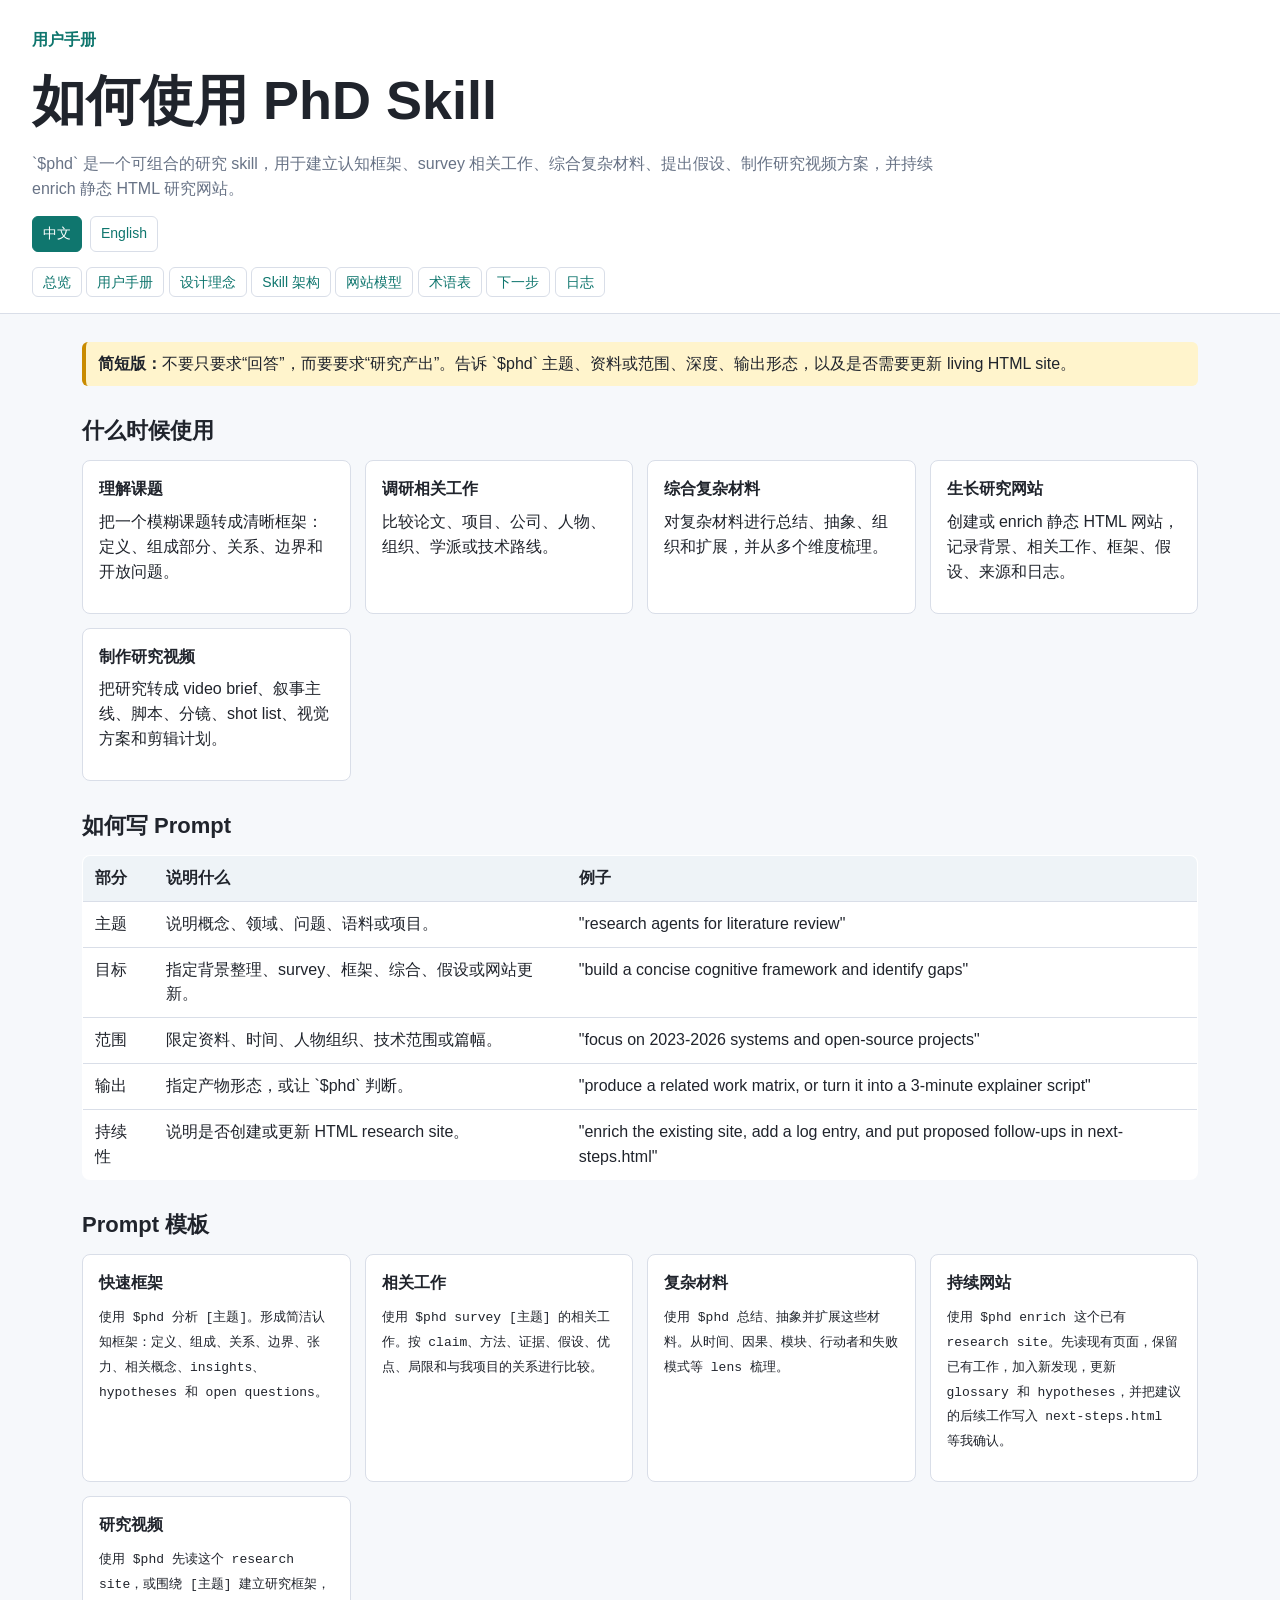
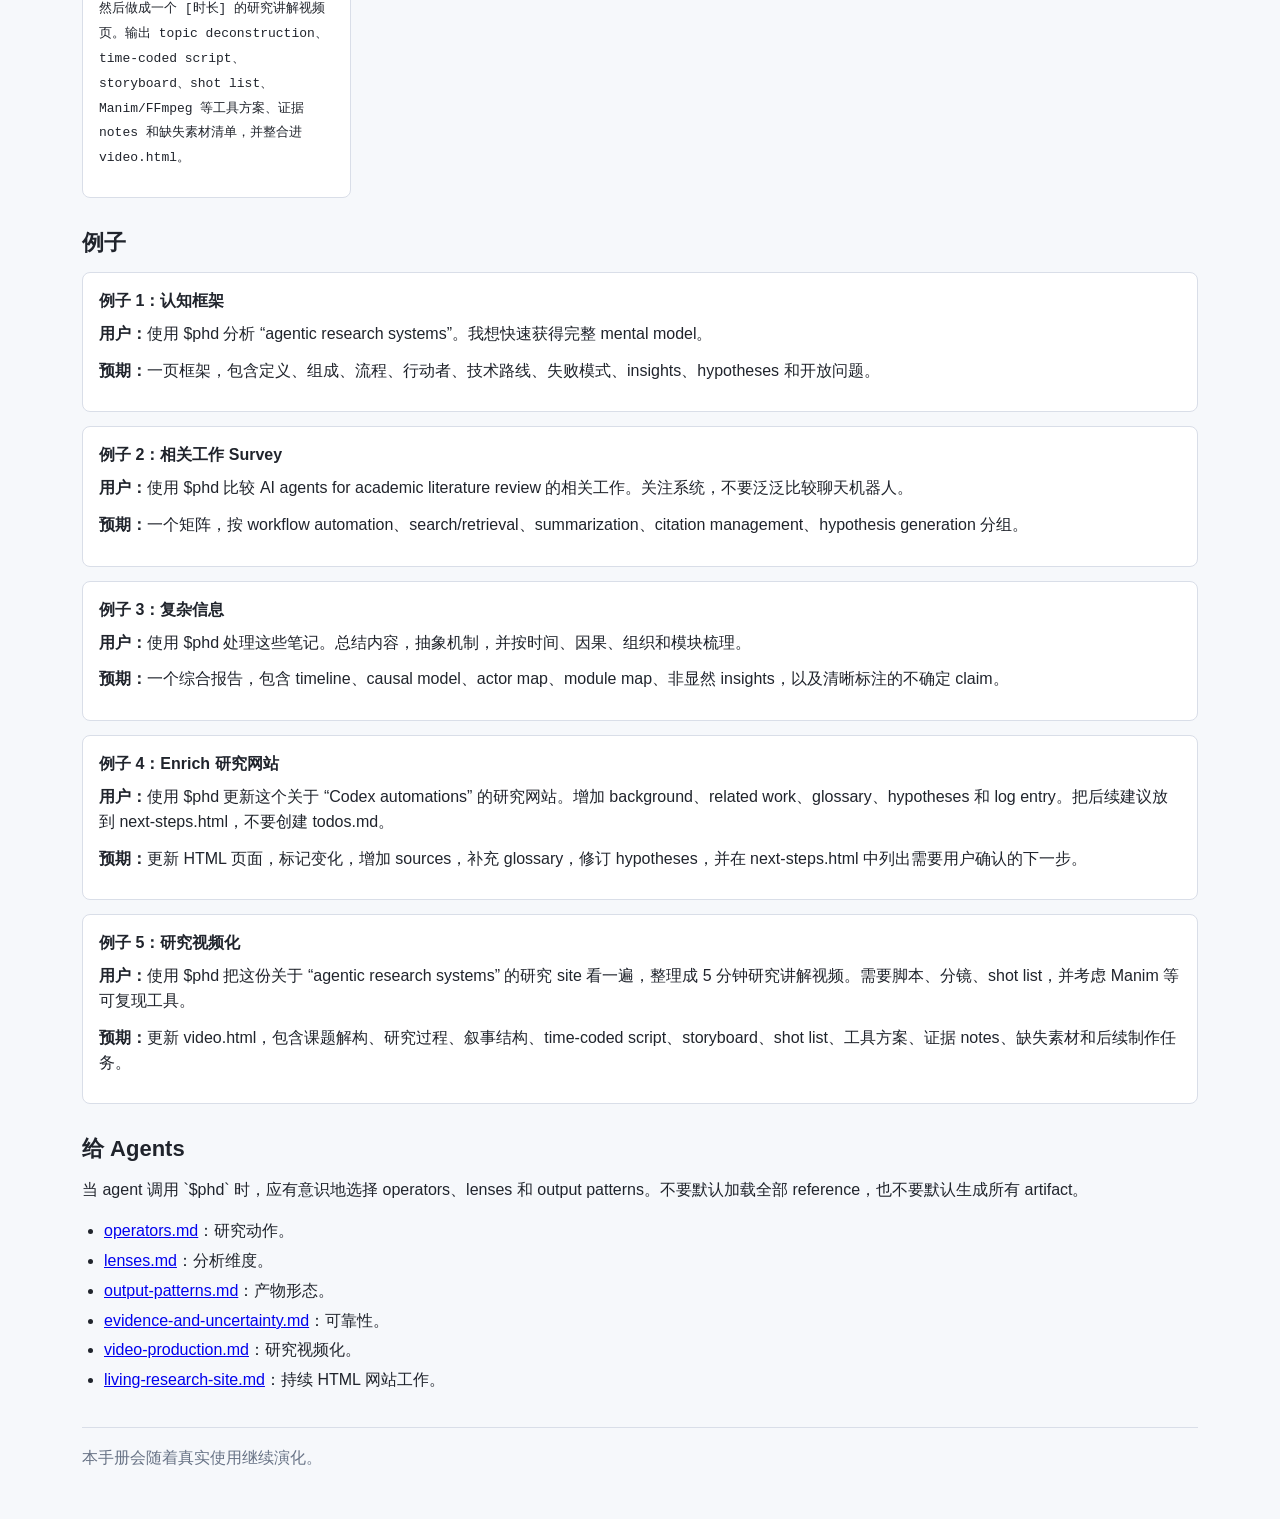
<file: phd/site/user-manual.html>
<!doctype html>
<html lang="zh-CN" data-lang="zh">
<head>
  <meta charset="utf-8">
  <meta name="viewport" content="width=device-width, initial-scale=1">
  <title>PhD Skill User Manual</title>
  <link rel="stylesheet" href="styles.css">
  <script src="language.js" defer></script>
</head>
<body>
  <header>
    <p class="topline i18n zh">用户手册</p>
    <p class="topline i18n en">User manual</p>
    <h1 class="i18n zh">如何使用 PhD Skill</h1>
    <h1 class="i18n en">How To Use PhD Skill</h1>
    <p class="lead i18n zh">`$phd` 是一个可组合的研究 skill，用于建立认知框架、survey 相关工作、综合复杂材料、提出假设、制作研究视频方案，并持续 enrich 静态 HTML 研究网站。</p>
    <p class="lead i18n en">`$phd` is a composable research skill for building frameworks, surveying related work, synthesizing complex material, generating hypotheses, packaging research for video, and continuously enriching static HTML research sites.</p>
    <div class="language-switch" aria-label="Language">
      <button type="button" data-set-lang="zh">中文</button>
      <button type="button" data-set-lang="en">English</button>
    </div>
    <nav class="i18n zh">
      <a href="index.html">总览</a>
      <a href="user-manual.html">用户手册</a>
      <a href="design-philosophy.html">设计理念</a>
      <a href="architecture.html">Skill 架构</a>
      <a href="site-model.html">网站模型</a>
      <a href="glossary.html">术语表</a>
      <a href="next-steps.html">下一步</a>
      <a href="log.html">日志</a>
    </nav>
    <nav class="i18n en">
      <a href="index.html">Overview</a>
      <a href="user-manual.html">User Manual</a>
      <a href="design-philosophy.html">Design Philosophy</a>
      <a href="architecture.html">Skill Architecture</a>
      <a href="site-model.html">Living Site Model</a>
      <a href="glossary.html">Glossary</a>
      <a href="next-steps.html">Next Steps</a>
      <a href="log.html">Log</a>
    </nav>
  </header>
  <main>
    <div class="i18n zh">
      <section class="marker">
        <strong>简短版：</strong>不要只要求“回答”，而要要求“研究产出”。告诉 `$phd` 主题、资料或范围、深度、输出形态，以及是否需要更新 living HTML site。
      </section>

      <section>
        <h2>什么时候使用</h2>
        <div class="grid">
          <article class="card">
            <h3>理解课题</h3>
            <p>把一个模糊课题转成清晰框架：定义、组成部分、关系、边界和开放问题。</p>
          </article>
          <article class="card">
            <h3>调研相关工作</h3>
            <p>比较论文、项目、公司、人物、组织、学派或技术路线。</p>
          </article>
          <article class="card">
            <h3>综合复杂材料</h3>
            <p>对复杂材料进行总结、抽象、组织和扩展，并从多个维度梳理。</p>
          </article>
          <article class="card">
            <h3>生长研究网站</h3>
            <p>创建或 enrich 静态 HTML 网站，记录背景、相关工作、框架、假设、来源和日志。</p>
          </article>
          <article class="card">
            <h3>制作研究视频</h3>
            <p>把研究转成 video brief、叙事主线、脚本、分镜、shot list、视觉方案和剪辑计划。</p>
          </article>
        </div>
      </section>

      <section>
        <h2>如何写 Prompt</h2>
        <table>
          <thead>
            <tr>
              <th>部分</th>
              <th>说明什么</th>
              <th>例子</th>
            </tr>
          </thead>
          <tbody>
            <tr><td>主题</td><td>说明概念、领域、问题、语料或项目。</td><td>"research agents for literature review"</td></tr>
            <tr><td>目标</td><td>指定背景整理、survey、框架、综合、假设或网站更新。</td><td>"build a concise cognitive framework and identify gaps"</td></tr>
            <tr><td>范围</td><td>限定资料、时间、人物组织、技术范围或篇幅。</td><td>"focus on 2023-2026 systems and open-source projects"</td></tr>
            <tr><td>输出</td><td>指定产物形态，或让 `$phd` 判断。</td><td>"produce a related work matrix, or turn it into a 3-minute explainer script"</td></tr>
            <tr><td>持续性</td><td>说明是否创建或更新 HTML research site。</td><td>"enrich the existing site, add a log entry, and put proposed follow-ups in next-steps.html"</td></tr>
          </tbody>
        </table>
      </section>

      <section>
        <h2>Prompt 模板</h2>
        <div class="grid">
          <article class="card">
            <h3>快速框架</h3>
            <p><code>使用 $phd 分析 [主题]。形成简洁认知框架：定义、组成、关系、边界、张力、相关概念、insights、hypotheses 和 open questions。</code></p>
          </article>
          <article class="card">
            <h3>相关工作</h3>
            <p><code>使用 $phd survey [主题] 的相关工作。按 claim、方法、证据、假设、优点、局限和与我项目的关系进行比较。</code></p>
          </article>
          <article class="card">
            <h3>复杂材料</h3>
            <p><code>使用 $phd 总结、抽象并扩展这些材料。从时间、因果、模块、行动者和失败模式等 lens 梳理。</code></p>
          </article>
          <article class="card">
            <h3>持续网站</h3>
            <p><code>使用 $phd enrich 这个已有 research site。先读现有页面，保留已有工作，加入新发现，更新 glossary 和 hypotheses，并把建议的后续工作写入 next-steps.html 等我确认。</code></p>
          </article>
          <article class="card">
            <h3>研究视频</h3>
            <p><code>使用 $phd 先读这个 research site，或围绕 [主题] 建立研究框架，然后做成一个 [时长] 的研究讲解视频页。输出 topic deconstruction、time-coded script、storyboard、shot list、Manim/FFmpeg 等工具方案、证据 notes 和缺失素材清单，并整合进 video.html。</code></p>
          </article>
        </div>
      </section>

      <section>
        <h2>例子</h2>
        <article class="card example">
          <h3>例子 1：认知框架</h3>
          <p><strong>用户：</strong>使用 $phd 分析 “agentic research systems”。我想快速获得完整 mental model。</p>
          <p><strong>预期：</strong>一页框架，包含定义、组成、流程、行动者、技术路线、失败模式、insights、hypotheses 和开放问题。</p>
        </article>
        <article class="card example">
          <h3>例子 2：相关工作 Survey</h3>
          <p><strong>用户：</strong>使用 $phd 比较 AI agents for academic literature review 的相关工作。关注系统，不要泛泛比较聊天机器人。</p>
          <p><strong>预期：</strong>一个矩阵，按 workflow automation、search/retrieval、summarization、citation management、hypothesis generation 分组。</p>
        </article>
        <article class="card example">
          <h3>例子 3：复杂信息</h3>
          <p><strong>用户：</strong>使用 $phd 处理这些笔记。总结内容，抽象机制，并按时间、因果、组织和模块梳理。</p>
          <p><strong>预期：</strong>一个综合报告，包含 timeline、causal model、actor map、module map、非显然 insights，以及清晰标注的不确定 claim。</p>
        </article>
        <article class="card example">
          <h3>例子 4：Enrich 研究网站</h3>
          <p><strong>用户：</strong>使用 $phd 更新这个关于 “Codex automations” 的研究网站。增加 background、related work、glossary、hypotheses 和 log entry。把后续建议放到 next-steps.html，不要创建 todos.md。</p>
          <p><strong>预期：</strong>更新 HTML 页面，标记变化，增加 sources，补充 glossary，修订 hypotheses，并在 next-steps.html 中列出需要用户确认的下一步。</p>
        </article>
        <article class="card example">
          <h3>例子 5：研究视频化</h3>
          <p><strong>用户：</strong>使用 $phd 把这份关于 “agentic research systems” 的研究 site 看一遍，整理成 5 分钟研究讲解视频。需要脚本、分镜、shot list，并考虑 Manim 等可复现工具。</p>
          <p><strong>预期：</strong>更新 video.html，包含课题解构、研究过程、叙事结构、time-coded script、storyboard、shot list、工具方案、证据 notes、缺失素材和后续制作任务。</p>
        </article>
      </section>

      <section>
        <h2>给 Agents</h2>
        <p>当 agent 调用 `$phd` 时，应有意识地选择 operators、lenses 和 output patterns。不要默认加载全部 reference，也不要默认生成所有 artifact。</p>
        <ul>
          <li><a href="../references/operators.md">operators.md</a>：研究动作。</li>
          <li><a href="../references/lenses.md">lenses.md</a>：分析维度。</li>
          <li><a href="../references/output-patterns.md">output-patterns.md</a>：产物形态。</li>
          <li><a href="../references/evidence-and-uncertainty.md">evidence-and-uncertainty.md</a>：可靠性。</li>
          <li><a href="../references/video-production.md">video-production.md</a>：研究视频化。</li>
          <li><a href="../references/living-research-site.md">living-research-site.md</a>：持续 HTML 网站工作。</li>
        </ul>
      </section>
    </div>

    <div class="i18n en">
      <section class="marker">
        <strong>Short version:</strong> Ask for a research outcome, not just an answer. Tell `$phd` the topic, sources or scope, desired depth, output shape, and whether it should update a living HTML site.
      </section>

      <section>
        <h2>When To Use It</h2>
        <div class="grid">
          <article class="card"><h3>Understand a Topic</h3><p>Turn a vague topic into a concise framework with definitions, components, relationships, boundaries, and open questions.</p></article>
          <article class="card"><h3>Survey Related Work</h3><p>Compare papers, projects, companies, people, organizations, schools of thought, or technical routes.</p></article>
          <article class="card"><h3>Synthesize Material</h3><p>Summarize, abstract, organize, and extend dense information across multiple dimensions.</p></article>
          <article class="card"><h3>Grow a Research Site</h3><p>Create or enrich a static HTML site that records background, related work, frameworks, hypotheses, sources, and logs.</p></article>
          <article class="card"><h3>Make Research Videos</h3><p>Turn research into video briefs, narrative spines, scripts, storyboards, shot lists, visual plans, and edit plans.</p></article>
        </div>
      </section>

      <section>
        <h2>How To Prompt It</h2>
        <table>
          <thead><tr><th>Part</th><th>What to say</th><th>Example</th></tr></thead>
          <tbody>
            <tr><td>Topic</td><td>Name the concept, field, question, corpus, or project.</td><td>"research agents for literature review"</td></tr>
            <tr><td>Goal</td><td>Ask for background, survey, framework, synthesis, hypotheses, or site enrichment.</td><td>"build a concise cognitive framework and identify gaps"</td></tr>
            <tr><td>Scope</td><td>Constrain sources, period, actors, organizations, technical area, or length.</td><td>"focus on 2023-2026 systems and open-source projects"</td></tr>
            <tr><td>Output</td><td>Choose an artifact form or let `$phd` choose.</td><td>"produce a related work matrix, or turn it into a 3-minute explainer script"</td></tr>
            <tr><td>Durability</td><td>Say whether to create or update an HTML research site.</td><td>"enrich the existing site, add a log entry, and put proposed follow-ups in next-steps.html"</td></tr>
          </tbody>
        </table>
      </section>

      <section>
        <h2>Prompt Templates</h2>
        <div class="grid">
          <article class="card"><h3>Fast Framework</h3><p><code>Use $phd on [topic]. Build a concise conceptual framework: definition, components, relationships, boundaries, tensions, related concepts, insights, hypotheses, and open questions.</code></p></article>
          <article class="card"><h3>Related Work</h3><p><code>Use $phd to survey related work on [topic]. Compare major works by claim, method, evidence, assumptions, strengths, limits, and relationship to my project.</code></p></article>
          <article class="card"><h3>Complex Material</h3><p><code>Use $phd to summarize, abstract, and expand this material. Structure it across temporal, causal, modular, actor, and failure-mode lenses.</code></p></article>
          <article class="card"><h3>Living Site</h3><p><code>Use $phd to enrich this existing research site. Read current pages first, preserve prior work, add findings, update glossary and hypotheses, and put proposed follow-ups in next-steps.html for my confirmation.</code></p></article>
          <article class="card"><h3>Research Video</h3><p><code>Use $phd to read this research site, or build a research frame for [topic], then turn it into a [duration] research walkthrough video page. Produce topic deconstruction, a time-coded script, storyboard, shot list, Manim/FFmpeg-style tool plan, evidence notes, missing assets, and integrate it into video.html.</code></p></article>
        </div>
      </section>

      <section>
        <h2>Examples</h2>
        <article class="card example"><h3>Example 1: Cognitive Framework</h3><p><strong>User:</strong> Use $phd to analyze "agentic research systems". I want a quick but complete mental model.</p><p><strong>Expected:</strong> A one-page framework with definition, components, workflow, actors, technical routes, failure modes, insights, hypotheses, and open questions.</p></article>
        <article class="card example"><h3>Example 2: Related Work Survey</h3><p><strong>User:</strong> Use $phd to compare related work on AI agents for academic literature review. Focus on systems, not generic chatbots.</p><p><strong>Expected:</strong> A matrix grouped by workflow automation, search/retrieval, summarization, citation management, and hypothesis generation.</p></article>
        <article class="card example"><h3>Example 3: Complex Information</h3><p><strong>User:</strong> Use $phd on these notes. Summarize them, abstract the mechanism, and organize by time, causality, organizations, and modules.</p><p><strong>Expected:</strong> A synthesis with timeline, causal model, actor map, module map, non-obvious insights, and uncertain claims clearly marked.</p></article>
        <article class="card example"><h3>Example 4: Enrich a Research Website</h3><p><strong>User:</strong> Use $phd to update this research site about "Codex automations". Add background, related work, glossary entries, hypotheses, and a log entry. Put proposed follow-ups in next-steps.html; do not create todos.md.</p><p><strong>Expected:</strong> Updated HTML pages, marked changes, added glossary terms and sources, revised hypotheses, and proposed next steps waiting for user confirmation.</p></article>
        <article class="card example"><h3>Example 5: Research-To-Video</h3><p><strong>User:</strong> Use $phd to read this research site on "agentic research systems" and turn it into a 5-minute research walkthrough video. I need a script, storyboard, shot list, and consideration of reproducible tools such as Manim.</p><p><strong>Expected:</strong> Updated video.html with topic deconstruction, research process, narrative structure, time-coded script, storyboard, shot list, tool plan, evidence notes, missing assets, and follow-up production tasks.</p></article>
      </section>

      <section>
        <h2>For Agents</h2>
        <p>When an agent invokes `$phd`, choose operators, lenses, and output patterns deliberately. Do not load every reference file or produce every artifact by default.</p>
        <ul>
          <li><a href="../references/operators.md">operators.md</a>: research actions.</li>
          <li><a href="../references/lenses.md">lenses.md</a>: analytical dimensions.</li>
          <li><a href="../references/output-patterns.md">output-patterns.md</a>: artifact shapes.</li>
          <li><a href="../references/evidence-and-uncertainty.md">evidence-and-uncertainty.md</a>: reliability.</li>
          <li><a href="../references/video-production.md">video-production.md</a>: research-to-video work.</li>
          <li><a href="../references/living-research-site.md">living-research-site.md</a>: durable HTML site work.</li>
        </ul>
      </section>
    </div>

    <footer>
      <span class="i18n zh">本手册会随着真实使用继续演化。</span>
      <span class="i18n en">This manual should evolve from real usage examples.</span>
    </footer>
  </main>
</body>
</html>
</file>
<file: phd/site/styles.css>
:root {
  color-scheme: light;
  --ink: #20242c;
  --muted: #687386;
  --line: #d9dee8;
  --bg: #f6f8fb;
  --panel: #ffffff;
  --accent: #0f766e;
  --accent-soft: #d9f3ee;
  --mark: #fff4cc;
  --zh-bg: #f3f7f6;
}

* {
  box-sizing: border-box;
}

body {
  margin: 0;
  font-family: "Segoe UI", Arial, sans-serif;
  color: var(--ink);
  background: var(--bg);
  line-height: 1.55;
}

header {
  background: #fff;
  border-bottom: 1px solid var(--line);
  padding: 28px 32px 18px;
}

.topline {
  color: var(--accent);
  font-weight: 700;
  margin: 0 0 6px;
}

h1 {
  margin: 0;
  font-size: clamp(30px, 5vw, 54px);
  letter-spacing: 0;
}

header p {
  max-width: 860px;
  color: var(--muted);
  margin: 10px 0 0;
}

nav {
  display: flex;
  flex-wrap: wrap;
  gap: 8px;
  margin-top: 18px;
}

nav a {
  color: var(--accent);
  border: 1px solid var(--line);
  border-radius: 6px;
  background: #fff;
  padding: 6px 10px;
  text-decoration: none;
  font-size: 14px;
}

.language-switch {
  display: flex;
  flex-wrap: wrap;
  gap: 8px;
  margin-top: 14px;
}

.language-switch button {
  border: 1px solid var(--line);
  border-radius: 6px;
  background: #fff;
  color: var(--accent);
  cursor: pointer;
  font: inherit;
  font-size: 14px;
  padding: 6px 10px;
}

.language-switch button[aria-pressed="true"] {
  background: var(--accent);
  border-color: var(--accent);
  color: #fff;
}

main {
  max-width: 1180px;
  margin: 0 auto;
  padding: 28px 32px 48px;
}

section {
  margin: 0 0 28px;
}

.grid {
  display: grid;
  grid-template-columns: repeat(auto-fit, minmax(260px, 1fr));
  gap: 14px;
}

.card {
  background: var(--panel);
  border: 1px solid var(--line);
  border-radius: 8px;
  padding: 16px;
}

.dual {
  display: grid;
  grid-template-columns: repeat(2, minmax(0, 1fr));
  gap: 14px;
}

.lang {
  background: var(--panel);
  border: 1px solid var(--line);
  border-radius: 8px;
  padding: 16px;
}

.lang.zh {
  background: var(--zh-bg);
}

.lang-label {
  display: inline-block;
  color: var(--accent);
  font-size: 12px;
  font-weight: 700;
  margin-bottom: 8px;
  text-transform: uppercase;
}

.lead {
  max-width: 920px;
  color: var(--muted);
}

h2 {
  font-size: 22px;
  margin: 0 0 12px;
}

h3 {
  font-size: 16px;
  margin: 0 0 8px;
}

p {
  margin: 0 0 12px;
}

ul {
  padding-left: 22px;
}

li {
  margin: 5px 0;
}

table {
  width: 100%;
  border-collapse: collapse;
  background: #fff;
  border: 1px solid var(--line);
  border-radius: 8px;
  overflow: hidden;
}

th,
td {
  border-bottom: 1px solid var(--line);
  padding: 10px 12px;
  text-align: left;
  vertical-align: top;
}

th {
  background: #eef3f7;
}

.marker {
  background: var(--mark);
  border-left: 4px solid #c98b00;
  padding: 10px 12px;
  border-radius: 6px;
}

.pill {
  display: inline-block;
  background: var(--accent-soft);
  color: #07564f;
  border-radius: 999px;
  padding: 3px 9px;
  font-size: 12px;
  font-weight: 700;
}

code,
pre {
  overflow-wrap: anywhere;
}

pre {
  white-space: pre-wrap;
}

.example {
  margin-bottom: 14px;
}

.small {
  color: var(--muted);
  font-size: 13px;
}

.i18n {
  display: none;
}

html[data-lang="zh"] .i18n.zh,
html[data-lang="en"] .i18n.en {
  display: block;
}

html[data-lang="zh"] tr.i18n.zh,
html[data-lang="en"] tr.i18n.en {
  display: table-row;
}

footer {
  color: var(--muted);
  border-top: 1px solid var(--line);
  margin-top: 34px;
  padding-top: 18px;
}

@media (max-width: 640px) {
  header,
  main {
    padding-left: 18px;
    padding-right: 18px;
  }

  table {
    font-size: 13px;
  }

  .dual {
    grid-template-columns: 1fr;
  }
}
</file>
